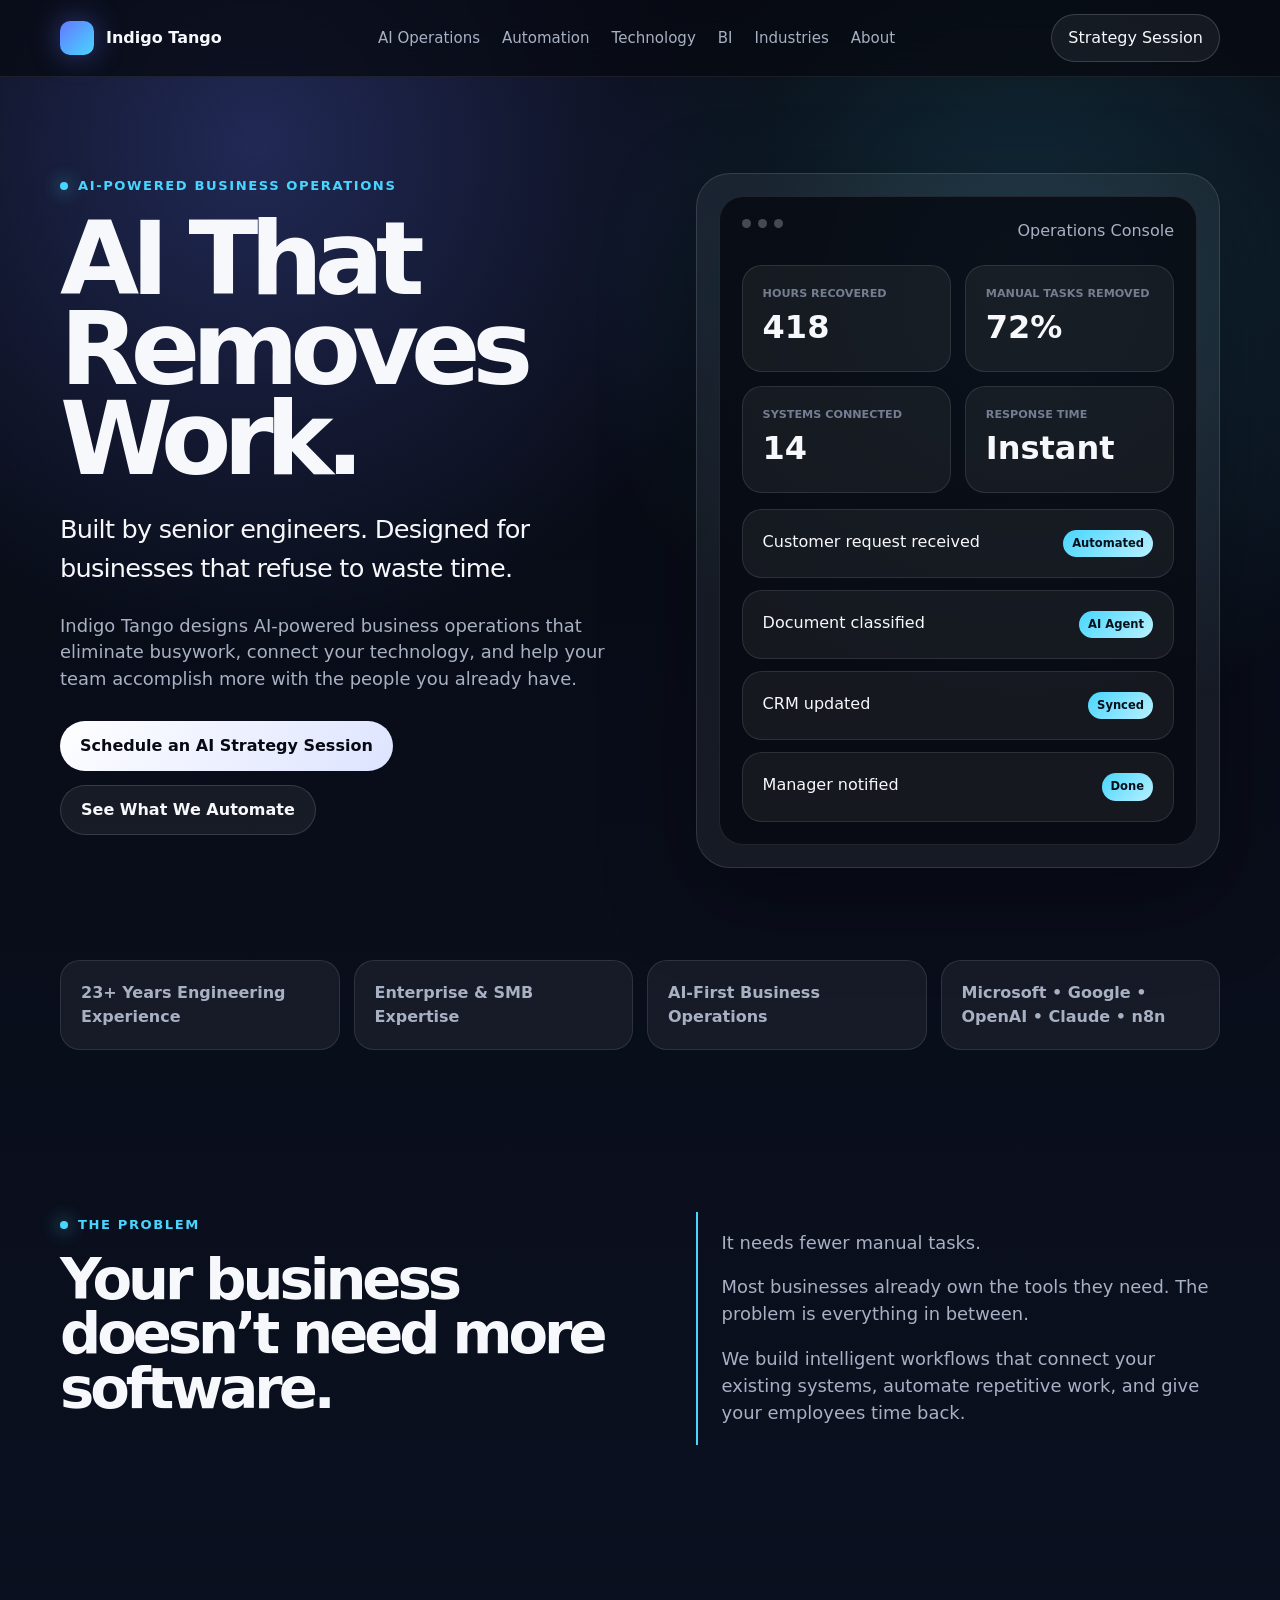
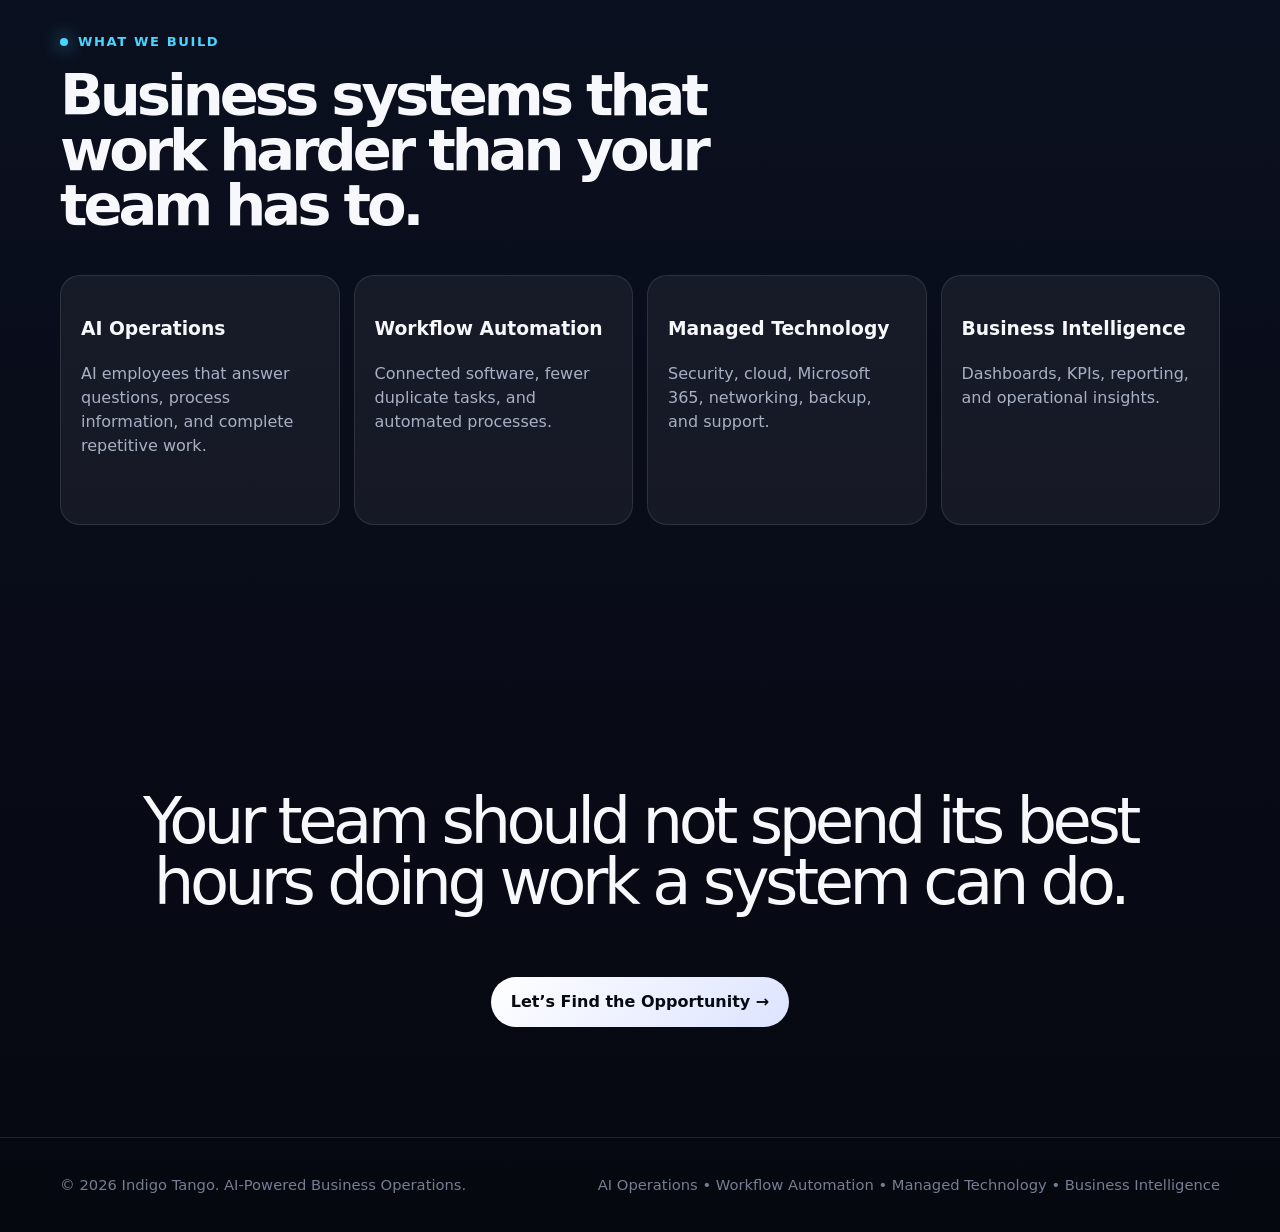
<file: index.html>
<!doctype html><html lang="en"><head><meta charset="UTF-8"><meta name="viewport" content="width=device-width,initial-scale=1"><title>Indigo Tango | AI That Removes Work</title><meta name="description" content="AI-powered business operations and automation."><link rel="stylesheet" href="styles.css"></head><body>
<nav class="nav"><div class="container nav-inner"><a class="brand" href="index.html"><span class="mark"></span><span>Indigo Tango</span></a><div class="nav-links"><a href="ai-operations.html">AI Operations</a><a href="workflow-automation.html">Automation</a><a href="managed-technology.html">Technology</a><a href="business-intelligence.html">BI</a><a href="industries.html">Industries</a><a href="about.html">About</a></div><a class="nav-cta" href="contact.html">Strategy Session</a></div></nav><main>
<section class="hero"><div class="container hero-grid"><div><div class="eyebrow">AI-Powered Business Operations</div><h1>AI That Removes Work.</h1><p class="hero-subtitle">Built by senior engineers. Designed for businesses that refuse to waste time.</p><p class="hero-copy">Indigo Tango designs AI-powered business operations that eliminate busywork, connect your technology, and help your team accomplish more with the people you already have.</p><div class="actions"><a class="btn btn-primary" href="contact.html">Schedule an AI Strategy Session</a><a class="btn btn-secondary" href="ai-operations.html">See What We Automate</a></div></div><div class="visual"><div class="dashboard"><div class="dashboard-top"><div class="dots"><span class="dot"></span><span class="dot"></span><span class="dot"></span></div><span>Operations Console</span></div><div class="metric-grid"><div class="metric"><small>Hours Recovered</small><strong>418</strong></div><div class="metric"><small>Manual Tasks Removed</small><strong>72%</strong></div><div class="metric"><small>Systems Connected</small><strong>14</strong></div><div class="metric"><small>Response Time</small><strong>Instant</strong></div></div><div class="flow"><div class="flow-card"><span>Customer request received</span><span class="pill">Automated</span></div><div class="flow-card"><span>Document classified</span><span class="pill">AI Agent</span></div><div class="flow-card"><span>CRM updated</span><span class="pill">Synced</span></div><div class="flow-card"><span>Manager notified</span><span class="pill">Done</span></div></div></div></div></div></section>
<section class="trust"><div class="container trust-grid"><div class="trust-item">23+ Years Engineering Experience</div><div class="trust-item">Enterprise & SMB Expertise</div><div class="trust-item">AI-First Business Operations</div><div class="trust-item">Microsoft • Google • OpenAI • Claude • n8n</div></div></section>
<section class="section"><div class="container split"><div><div class="eyebrow">The Problem</div><h2>Your business doesn’t need more software.</h2></div><div class="statement"><p>It needs fewer manual tasks.</p><p>Most businesses already own the tools they need. The problem is everything in between.</p><p>We build intelligent workflows that connect your existing systems, automate repetitive work, and give your employees time back.</p></div></div></section>
<section class="section"><div class="container"><div class="section-header"><div class="eyebrow">What We Build</div><h2>Business systems that work harder than your team has to.</h2></div><div class="card-grid"><a class="card" href="ai-operations.html"><h3>AI Operations</h3><p>AI employees that answer questions, process information, and complete repetitive work.</p></a><a class="card" href="workflow-automation.html"><h3>Workflow Automation</h3><p>Connected software, fewer duplicate tasks, and automated processes.</p></a><a class="card" href="managed-technology.html"><h3>Managed Technology</h3><p>Security, cloud, Microsoft 365, networking, backup, and support.</p></a><a class="card" href="business-intelligence.html"><h3>Business Intelligence</h3><p>Dashboards, KPIs, reporting, and operational insights.</p></a></div></div></section>
<section class="quote-section"><div class="container"><p class="quote">Your team should not spend its best hours doing work a system can do.</p><a class="btn btn-primary" href="contact.html">Let’s Find the Opportunity →</a></div></section>
</main><footer><div class="container footer-inner"><div>© 2026 Indigo Tango. AI-Powered Business Operations.</div><div>AI Operations • Workflow Automation • Managed Technology • Business Intelligence</div></div></footer></body></html>
</file>
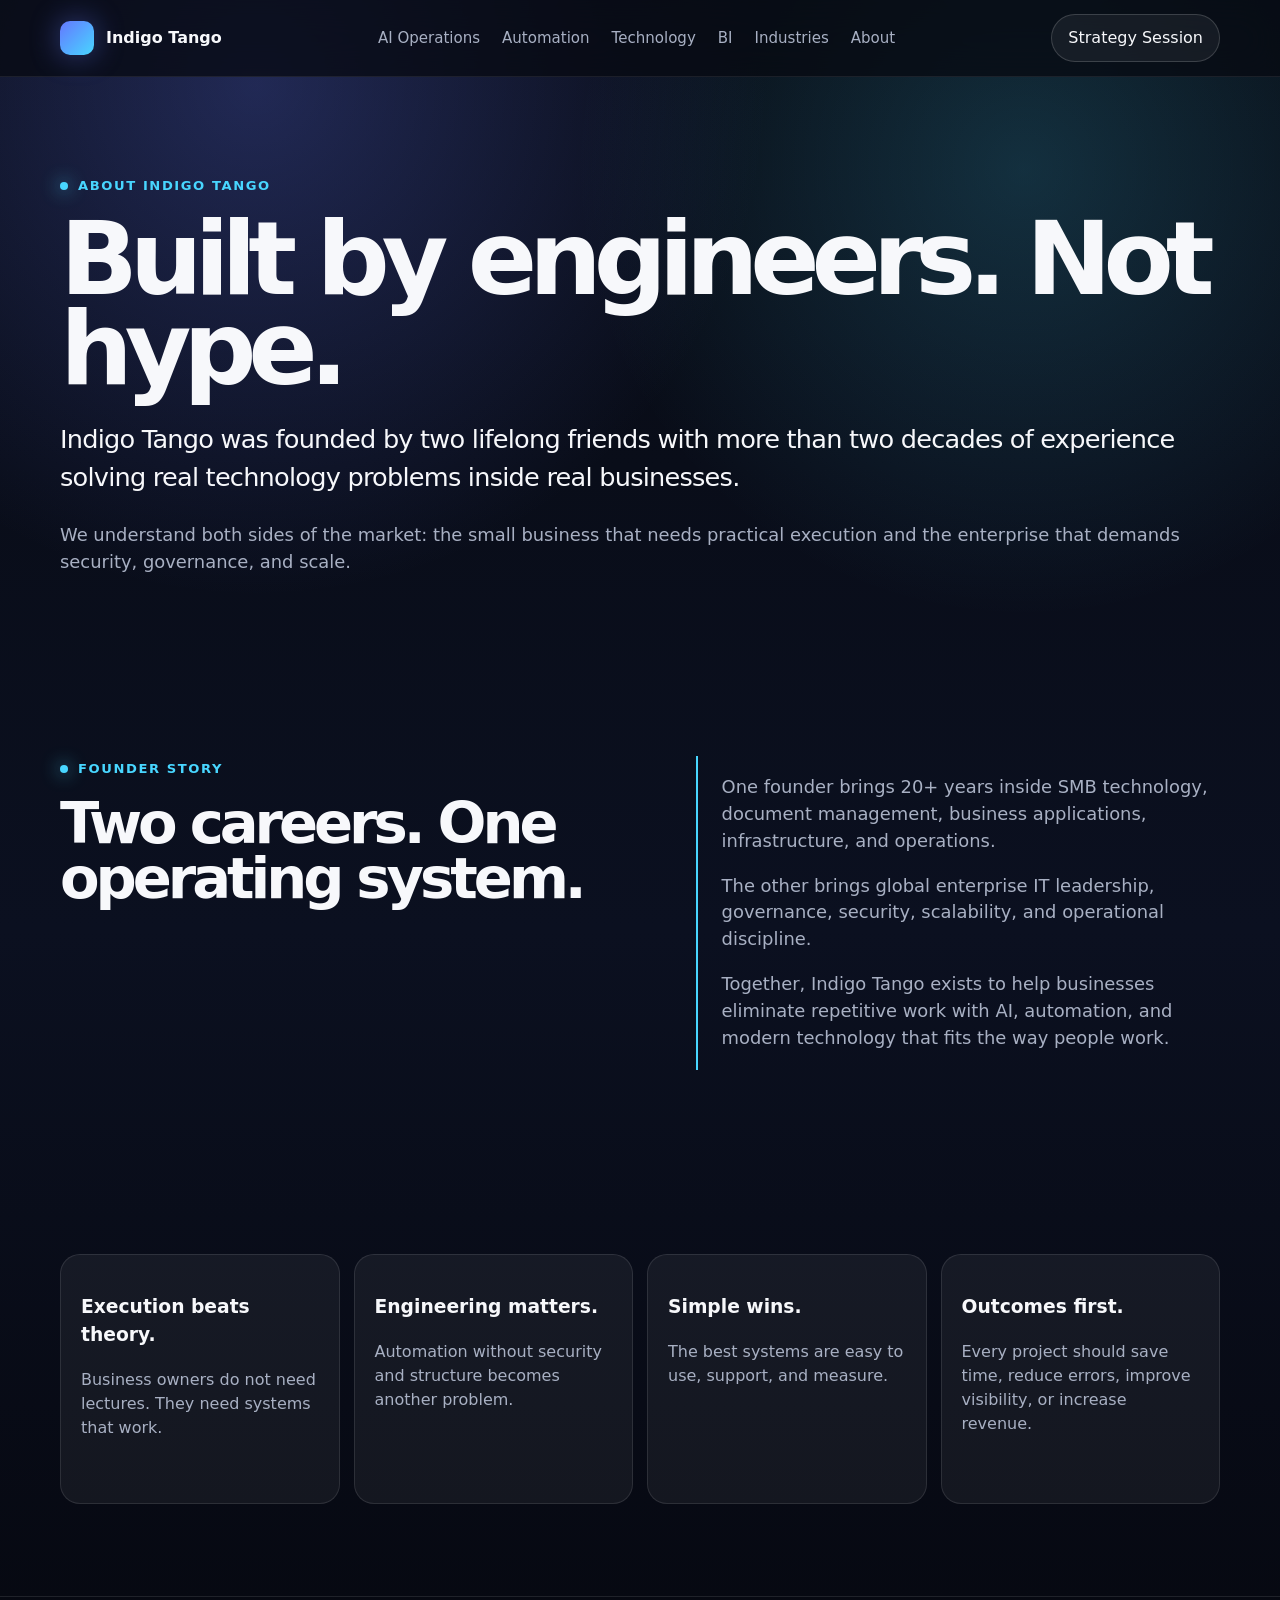
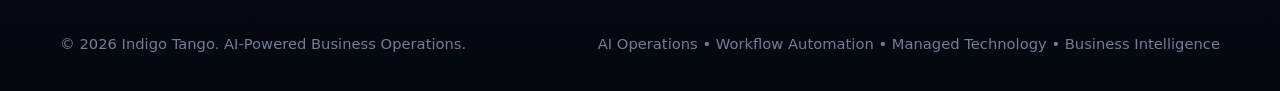
<file: about.html>
<!doctype html><html lang="en"><head><meta charset="UTF-8"><meta name="viewport" content="width=device-width,initial-scale=1"><title>About Indigo Tango | Built by Senior Engineers</title><meta name="description" content="About Indigo Tango."><link rel="stylesheet" href="styles.css"></head><body>
<nav class="nav"><div class="container nav-inner"><a class="brand" href="index.html"><span class="mark"></span><span>Indigo Tango</span></a><div class="nav-links"><a href="ai-operations.html">AI Operations</a><a href="workflow-automation.html">Automation</a><a href="managed-technology.html">Technology</a><a href="business-intelligence.html">BI</a><a href="industries.html">Industries</a><a href="about.html">About</a></div><a class="nav-cta" href="contact.html">Strategy Session</a></div></nav><main><section class="hero"><div class="container"><div class="eyebrow">About Indigo Tango</div><h1>Built by engineers. Not hype.</h1><p class="hero-subtitle">Indigo Tango was founded by two lifelong friends with more than two decades of experience solving real technology problems inside real businesses.</p><p class="hero-copy">We understand both sides of the market: the small business that needs practical execution and the enterprise that demands security, governance, and scale.</p></div></section><section class="section"><div class="container split"><div><div class="eyebrow">Founder Story</div><h2>Two careers. One operating system.</h2></div><div class="statement"><p>One founder brings 20+ years inside SMB technology, document management, business applications, infrastructure, and operations.</p><p>The other brings global enterprise IT leadership, governance, security, scalability, and operational discipline.</p><p>Together, Indigo Tango exists to help businesses eliminate repetitive work with AI, automation, and modern technology that fits the way people work.</p></div></div></section><section class="section"><div class="container"><div class="card-grid"><div class="card"><h3>Execution beats theory.</h3><p>Business owners do not need lectures. They need systems that work.</p></div><div class="card"><h3>Engineering matters.</h3><p>Automation without security and structure becomes another problem.</p></div><div class="card"><h3>Simple wins.</h3><p>The best systems are easy to use, support, and measure.</p></div><div class="card"><h3>Outcomes first.</h3><p>Every project should save time, reduce errors, improve visibility, or increase revenue.</p></div></div></div></section></main><footer><div class="container footer-inner"><div>© 2026 Indigo Tango. AI-Powered Business Operations.</div><div>AI Operations • Workflow Automation • Managed Technology • Business Intelligence</div></div></footer></body></html>
</file>
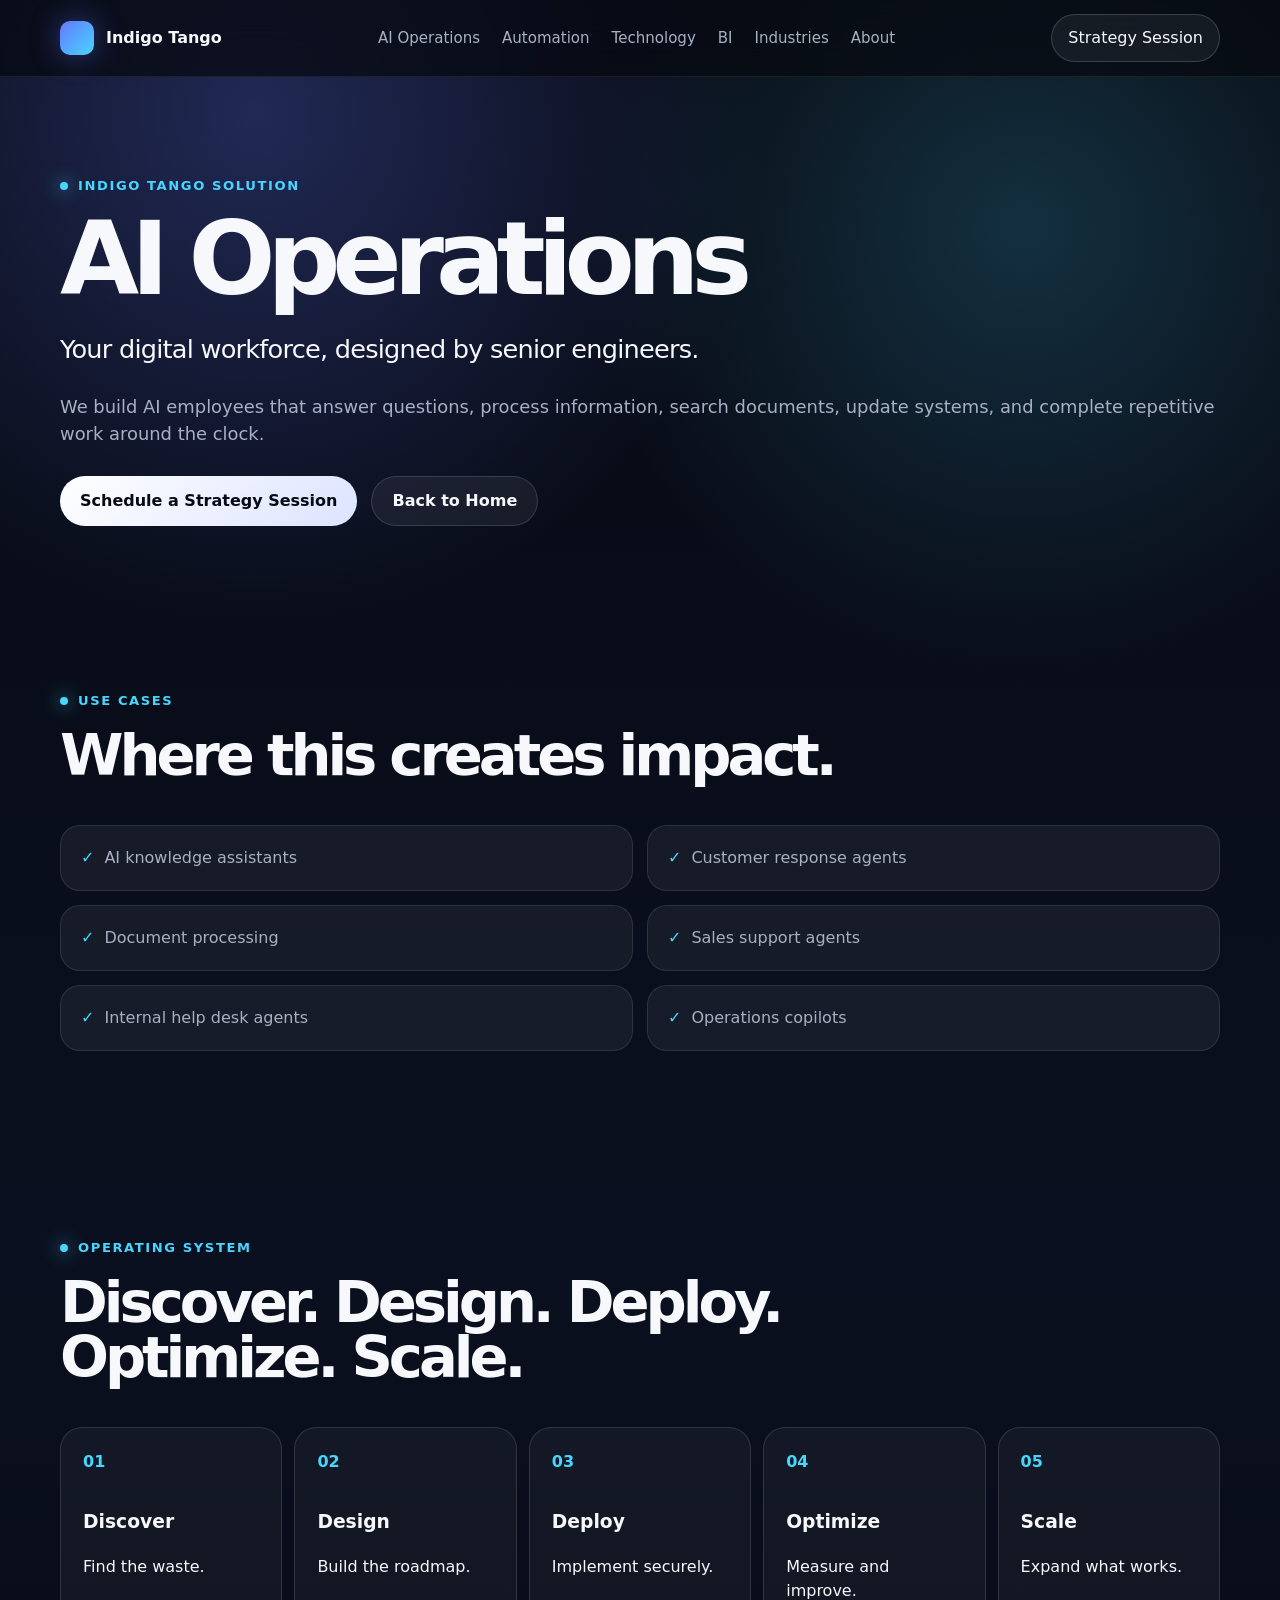
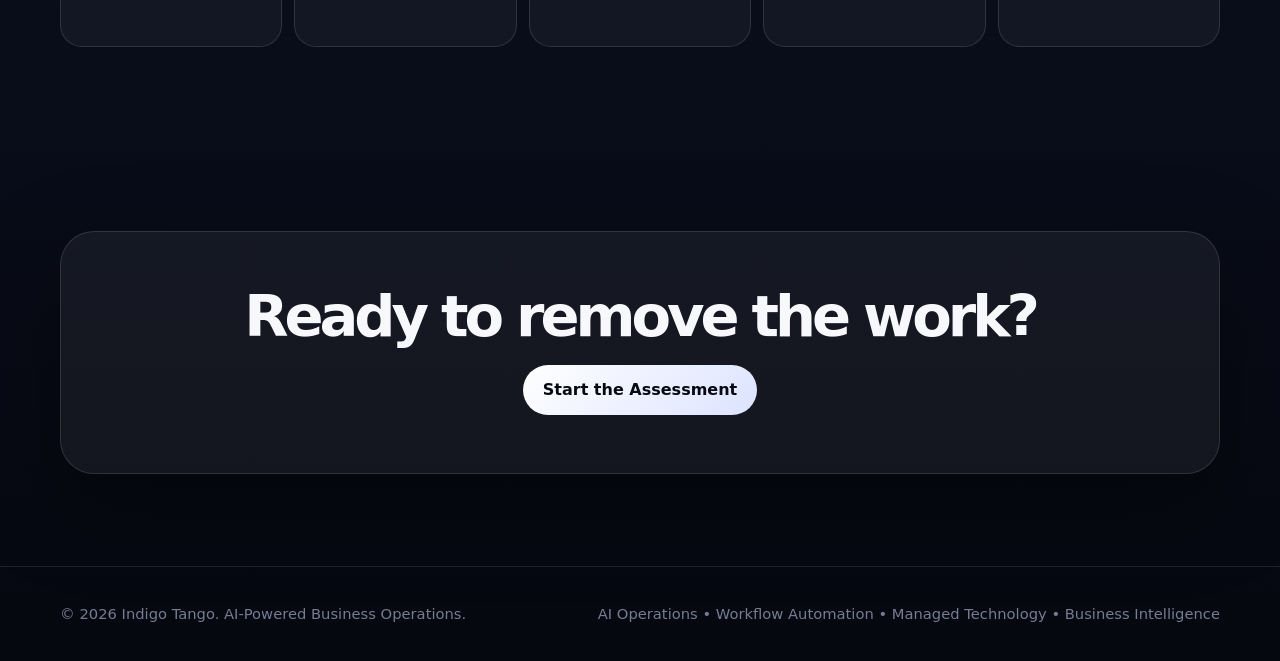
<file: ai-operations.html>
<!doctype html><html lang="en"><head><meta charset="UTF-8"><meta name="viewport" content="width=device-width,initial-scale=1"><title>AI Operations | Indigo Tango</title><meta name="description" content="We build AI employees that answer questions, process information, search documents, update systems, and complete repetitive work around the clock."><link rel="stylesheet" href="styles.css"></head><body>
<nav class="nav"><div class="container nav-inner"><a class="brand" href="index.html"><span class="mark"></span><span>Indigo Tango</span></a><div class="nav-links"><a href="ai-operations.html">AI Operations</a><a href="workflow-automation.html">Automation</a><a href="managed-technology.html">Technology</a><a href="business-intelligence.html">BI</a><a href="industries.html">Industries</a><a href="about.html">About</a></div><a class="nav-cta" href="contact.html">Strategy Session</a></div></nav><main><section class="hero"><div class="container"><div class="eyebrow">Indigo Tango Solution</div><h1>AI Operations</h1><p class="hero-subtitle">Your digital workforce, designed by senior engineers.</p><p class="hero-copy">We build AI employees that answer questions, process information, search documents, update systems, and complete repetitive work around the clock.</p><div class="actions"><a class="btn btn-primary" href="contact.html">Schedule a Strategy Session</a><a class="btn btn-secondary" href="index.html">Back to Home</a></div></div></section><section class="section"><div class="container"><div class="section-header"><div class="eyebrow">Use Cases</div><h2>Where this creates impact.</h2></div><div class="list-grid"><div class="problem">AI knowledge assistants</div><div class="problem">Customer response agents</div><div class="problem">Document processing</div><div class="problem">Sales support agents</div><div class="problem">Internal help desk agents</div><div class="problem">Operations copilots</div></div></div></section><section class="section"><div class="container"><div class="section-header"><div class="eyebrow">Operating System</div><h2>Discover. Design. Deploy. Optimize. Scale.</h2></div><div class="itos"><div class="itos-step"><h3>Discover</h3><p>Find the waste.</p></div><div class="itos-step"><h3>Design</h3><p>Build the roadmap.</p></div><div class="itos-step"><h3>Deploy</h3><p>Implement securely.</p></div><div class="itos-step"><h3>Optimize</h3><p>Measure and improve.</p></div><div class="itos-step"><h3>Scale</h3><p>Expand what works.</p></div></div></div></section><section class="section"><div class="container"><div class="cta"><h2>Ready to remove the work?</h2><a class="btn btn-primary" href="contact.html">Start the Assessment</a></div></div></section></main><footer><div class="container footer-inner"><div>© 2026 Indigo Tango. AI-Powered Business Operations.</div><div>AI Operations • Workflow Automation • Managed Technology • Business Intelligence</div></div></footer></body></html>
</file>
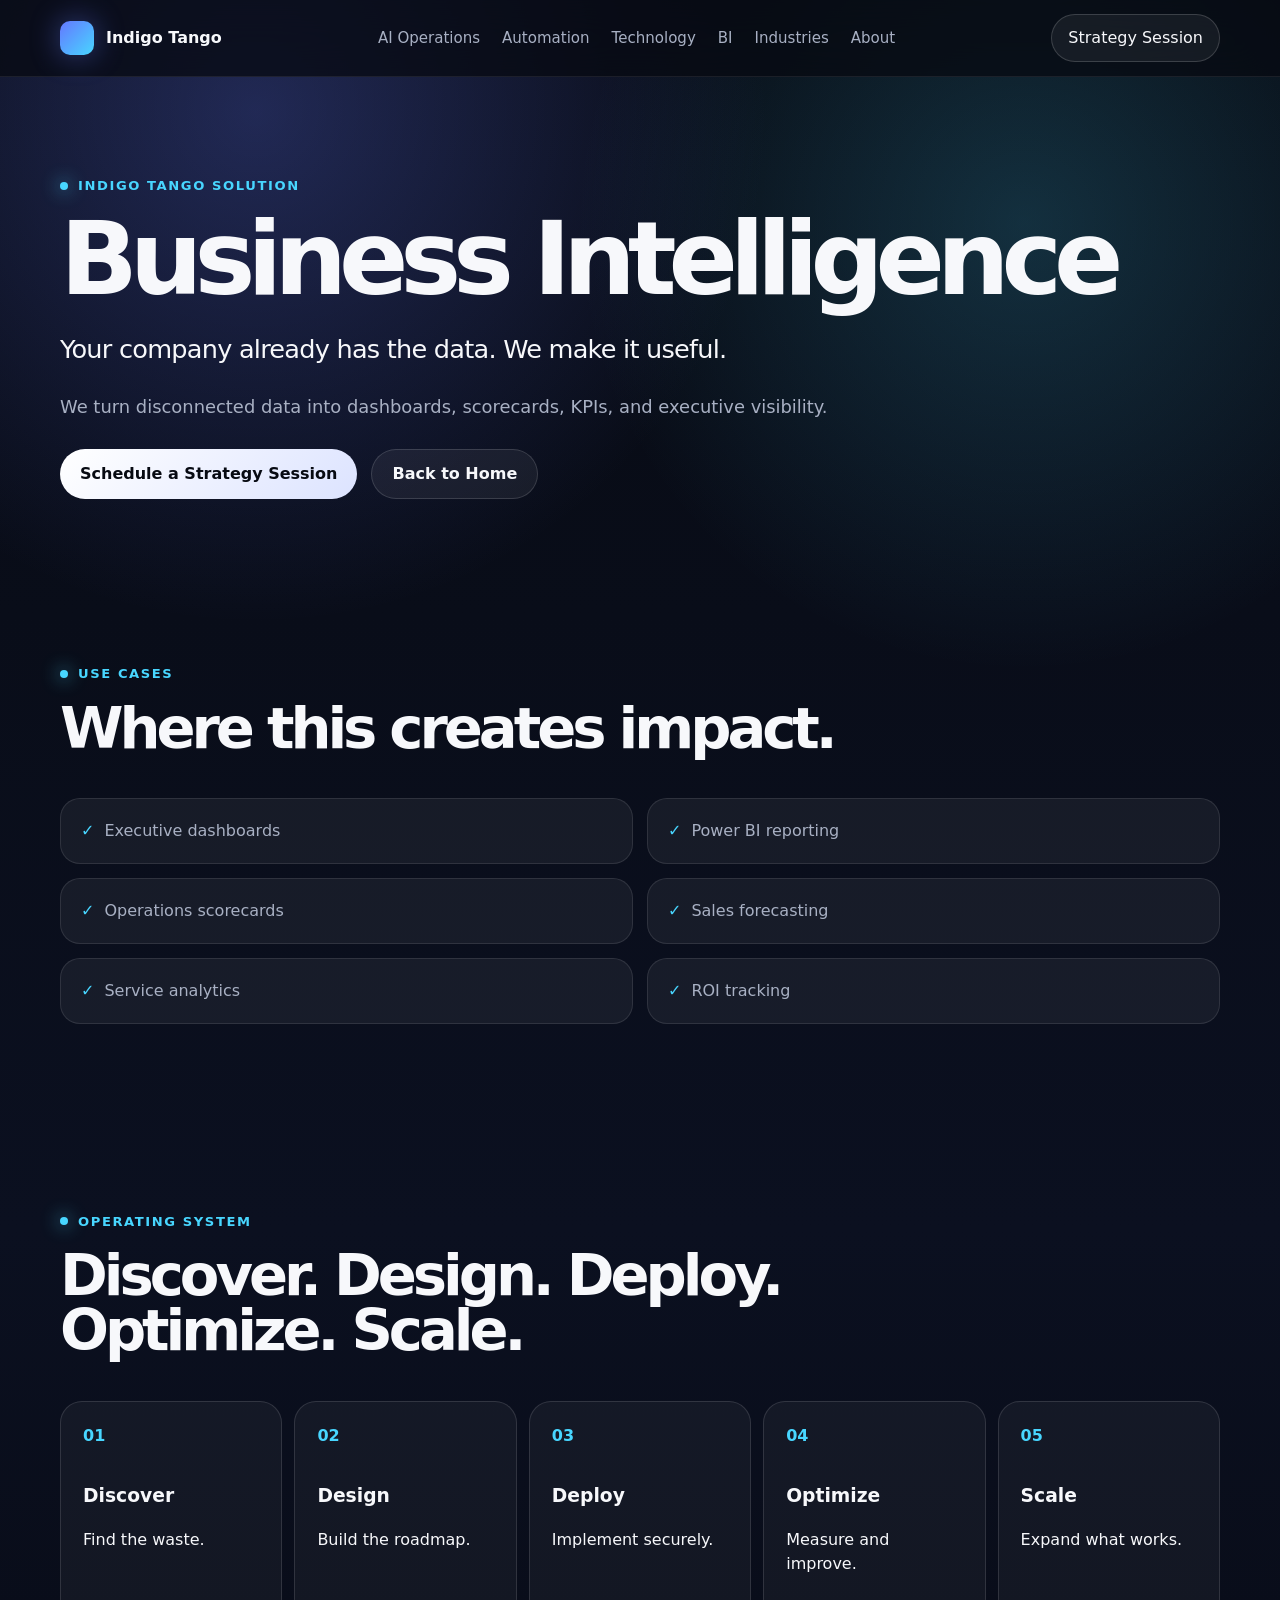
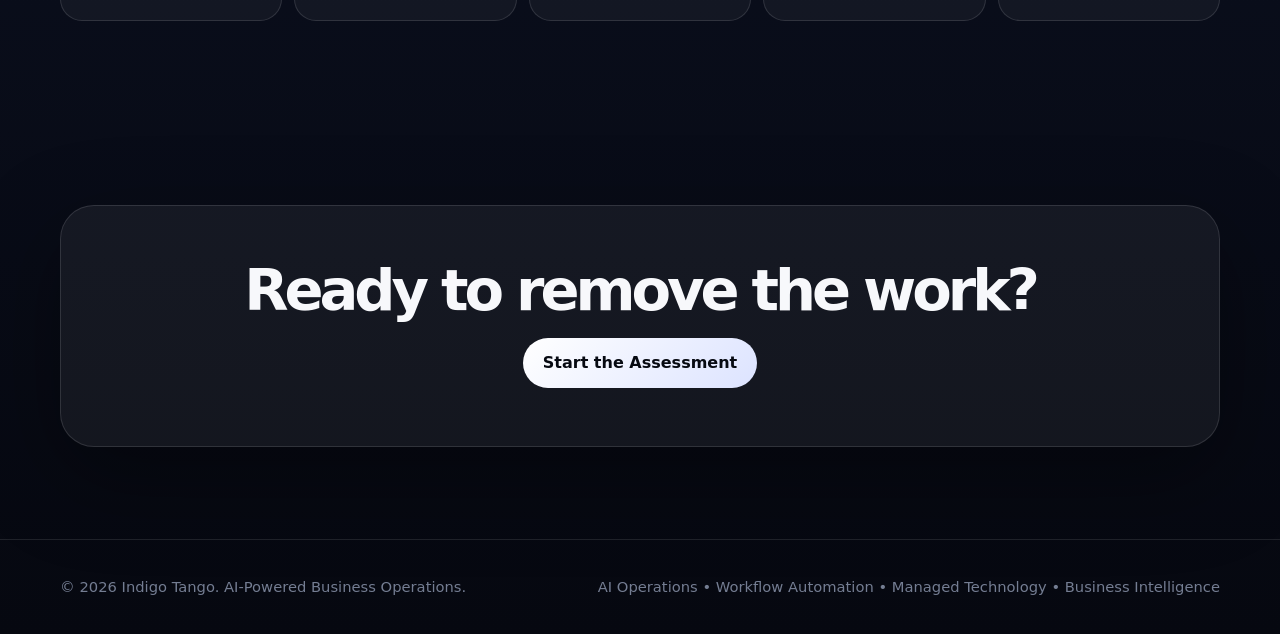
<file: business-intelligence.html>
<!doctype html><html lang="en"><head><meta charset="UTF-8"><meta name="viewport" content="width=device-width,initial-scale=1"><title>Business Intelligence | Indigo Tango</title><meta name="description" content="We turn disconnected data into dashboards, scorecards, KPIs, and executive visibility."><link rel="stylesheet" href="styles.css"></head><body>
<nav class="nav"><div class="container nav-inner"><a class="brand" href="index.html"><span class="mark"></span><span>Indigo Tango</span></a><div class="nav-links"><a href="ai-operations.html">AI Operations</a><a href="workflow-automation.html">Automation</a><a href="managed-technology.html">Technology</a><a href="business-intelligence.html">BI</a><a href="industries.html">Industries</a><a href="about.html">About</a></div><a class="nav-cta" href="contact.html">Strategy Session</a></div></nav><main><section class="hero"><div class="container"><div class="eyebrow">Indigo Tango Solution</div><h1>Business Intelligence</h1><p class="hero-subtitle">Your company already has the data. We make it useful.</p><p class="hero-copy">We turn disconnected data into dashboards, scorecards, KPIs, and executive visibility.</p><div class="actions"><a class="btn btn-primary" href="contact.html">Schedule a Strategy Session</a><a class="btn btn-secondary" href="index.html">Back to Home</a></div></div></section><section class="section"><div class="container"><div class="section-header"><div class="eyebrow">Use Cases</div><h2>Where this creates impact.</h2></div><div class="list-grid"><div class="problem">Executive dashboards</div><div class="problem">Power BI reporting</div><div class="problem">Operations scorecards</div><div class="problem">Sales forecasting</div><div class="problem">Service analytics</div><div class="problem">ROI tracking</div></div></div></section><section class="section"><div class="container"><div class="section-header"><div class="eyebrow">Operating System</div><h2>Discover. Design. Deploy. Optimize. Scale.</h2></div><div class="itos"><div class="itos-step"><h3>Discover</h3><p>Find the waste.</p></div><div class="itos-step"><h3>Design</h3><p>Build the roadmap.</p></div><div class="itos-step"><h3>Deploy</h3><p>Implement securely.</p></div><div class="itos-step"><h3>Optimize</h3><p>Measure and improve.</p></div><div class="itos-step"><h3>Scale</h3><p>Expand what works.</p></div></div></div></section><section class="section"><div class="container"><div class="cta"><h2>Ready to remove the work?</h2><a class="btn btn-primary" href="contact.html">Start the Assessment</a></div></div></section></main><footer><div class="container footer-inner"><div>© 2026 Indigo Tango. AI-Powered Business Operations.</div><div>AI Operations • Workflow Automation • Managed Technology • Business Intelligence</div></div></footer></body></html>
</file>
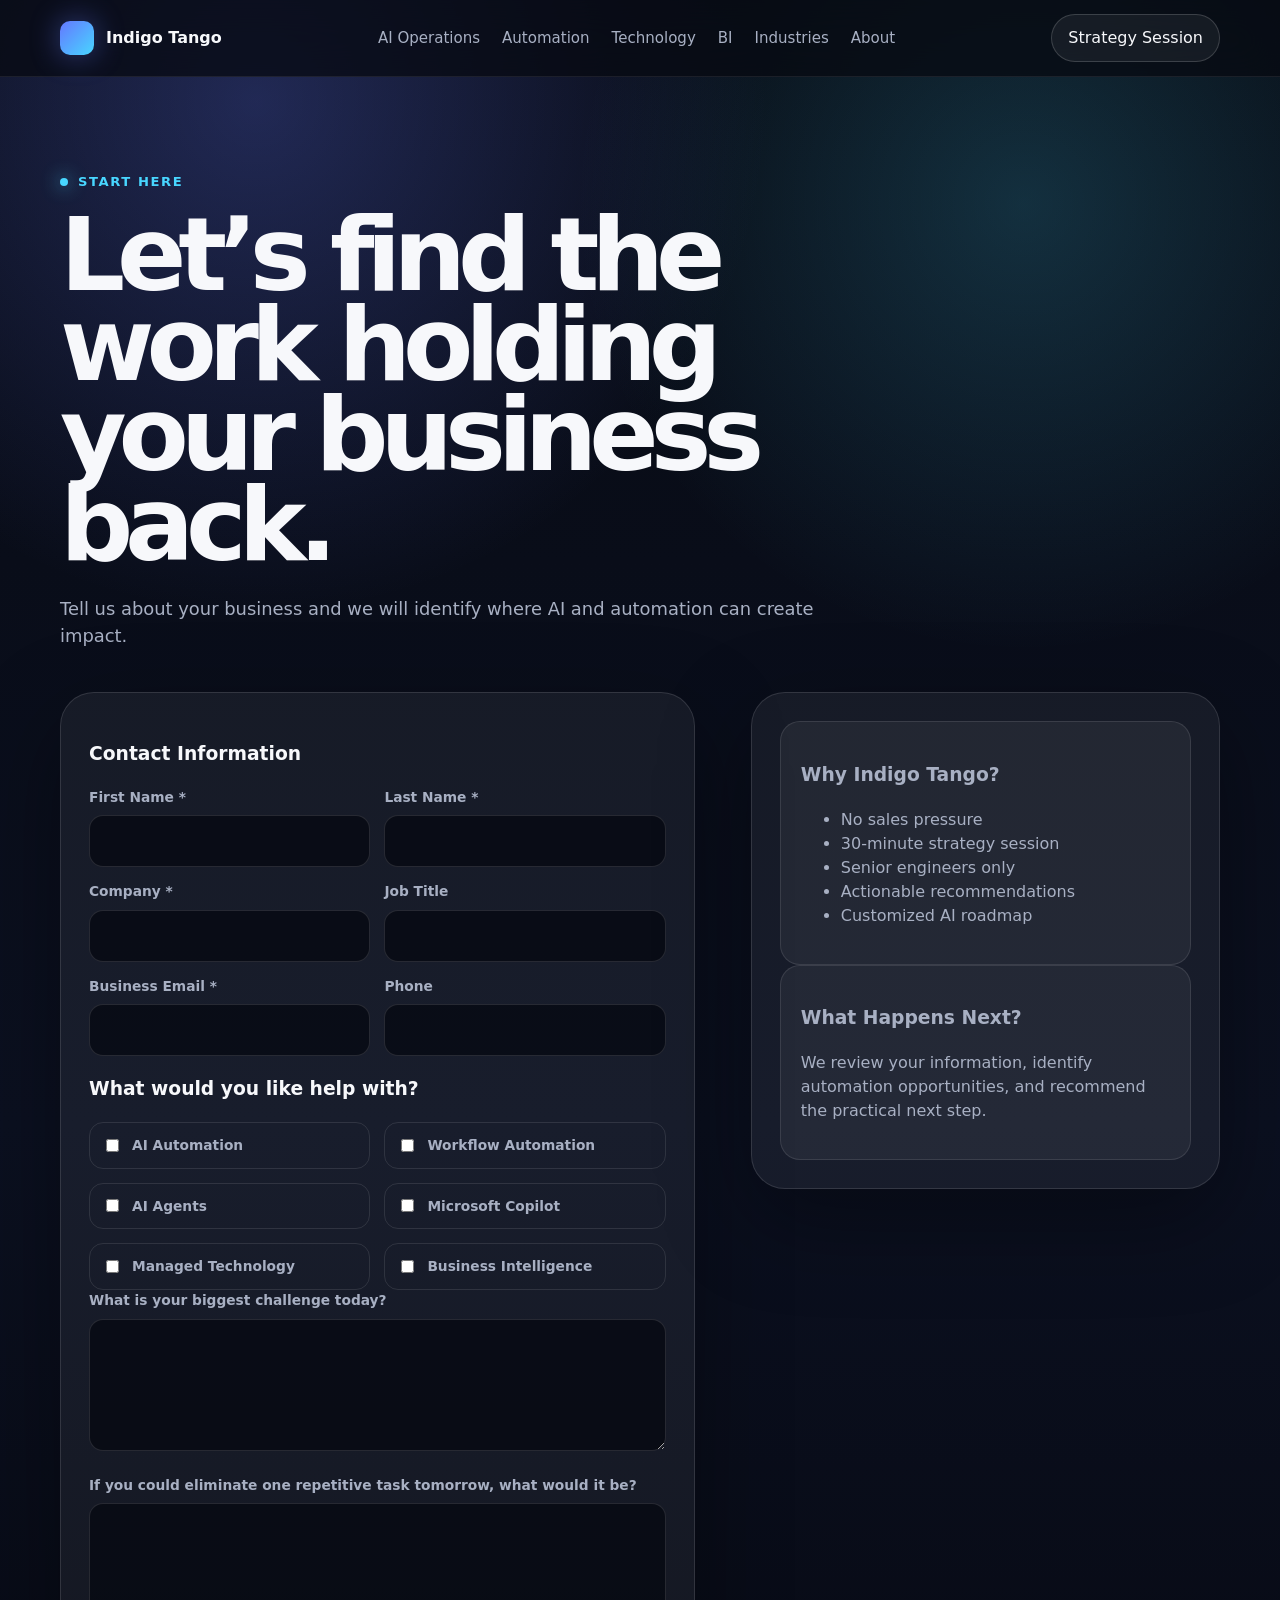
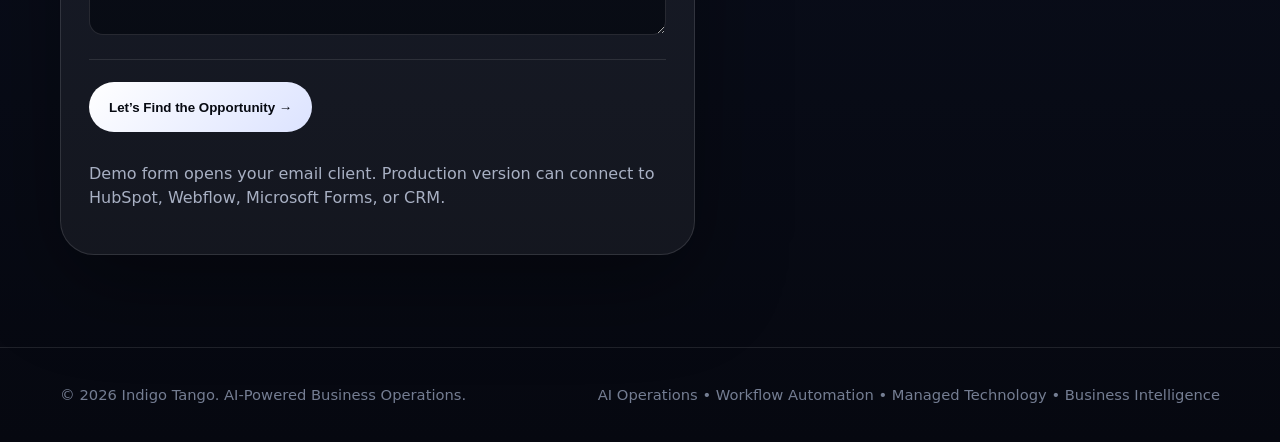
<file: contact.html>
<!doctype html><html lang="en"><head><meta charset="UTF-8"><meta name="viewport" content="width=device-width,initial-scale=1"><title>Contact Indigo Tango | AI Opportunity Assessment</title><meta name="description" content="Schedule an AI strategy session."><link rel="stylesheet" href="styles.css"></head><body>
<nav class="nav"><div class="container nav-inner"><a class="brand" href="index.html"><span class="mark"></span><span>Indigo Tango</span></a><div class="nav-links"><a href="ai-operations.html">AI Operations</a><a href="workflow-automation.html">Automation</a><a href="managed-technology.html">Technology</a><a href="business-intelligence.html">BI</a><a href="industries.html">Industries</a><a href="about.html">About</a></div><a class="nav-cta" href="contact.html">Strategy Session</a></div></nav><main><section class="section"><div class="container"><div class="section-header"><div class="eyebrow">Start Here</div><h1>Let’s find the work holding your business back.</h1><p>Tell us about your business and we will identify where AI and automation can create impact.</p></div><div class="contact-layout"><form class="contact-form" action="mailto:hello@indigotango.us" method="post" enctype="text/plain"><h3>Contact Information</h3><div class="form-grid"><div class="field"><label>First Name *</label><input name="First Name" required></div><div class="field"><label>Last Name *</label><input name="Last Name" required></div><div class="field"><label>Company *</label><input name="Company" required></div><div class="field"><label>Job Title</label><input name="Job Title"></div><div class="field"><label>Business Email *</label><input type="email" name="Business Email" required></div><div class="field"><label>Phone</label><input name="Phone"></div></div><h3>What would you like help with?</h3><div class="check-grid"><label class="check"><input type="checkbox" name="Help" value="AI Automation">AI Automation</label><label class="check"><input type="checkbox" name="Help" value="Workflow Automation">Workflow Automation</label><label class="check"><input type="checkbox" name="Help" value="AI Agents">AI Agents</label><label class="check"><input type="checkbox" name="Help" value="Microsoft Copilot">Microsoft Copilot</label><label class="check"><input type="checkbox" name="Help" value="Managed Technology">Managed Technology</label><label class="check"><input type="checkbox" name="Help" value="Business Intelligence">Business Intelligence</label></div><div class="field full"><label>What is your biggest challenge today?</label><textarea name="Biggest Challenge"></textarea></div><br><div class="field full"><label>If you could eliminate one repetitive task tomorrow, what would it be?</label><textarea name="Task To Eliminate"></textarea></div><br><div class="submit-row"><button class="btn btn-primary" type="submit">Let’s Find the Opportunity →</button><p class="form-note">Demo form opens your email client. Production version can connect to HubSpot, Webflow, Microsoft Forms, or CRM.</p></div></form><aside class="contact-side"><div class="side-card"><h3>Why Indigo Tango?</h3><ul><li>No sales pressure</li><li>30-minute strategy session</li><li>Senior engineers only</li><li>Actionable recommendations</li><li>Customized AI roadmap</li></ul></div><div class="side-card"><h3>What Happens Next?</h3><p>We review your information, identify automation opportunities, and recommend the practical next step.</p></div></aside></div></div></section></main><footer><div class="container footer-inner"><div>© 2026 Indigo Tango. AI-Powered Business Operations.</div><div>AI Operations • Workflow Automation • Managed Technology • Business Intelligence</div></div></footer></body></html>
</file>
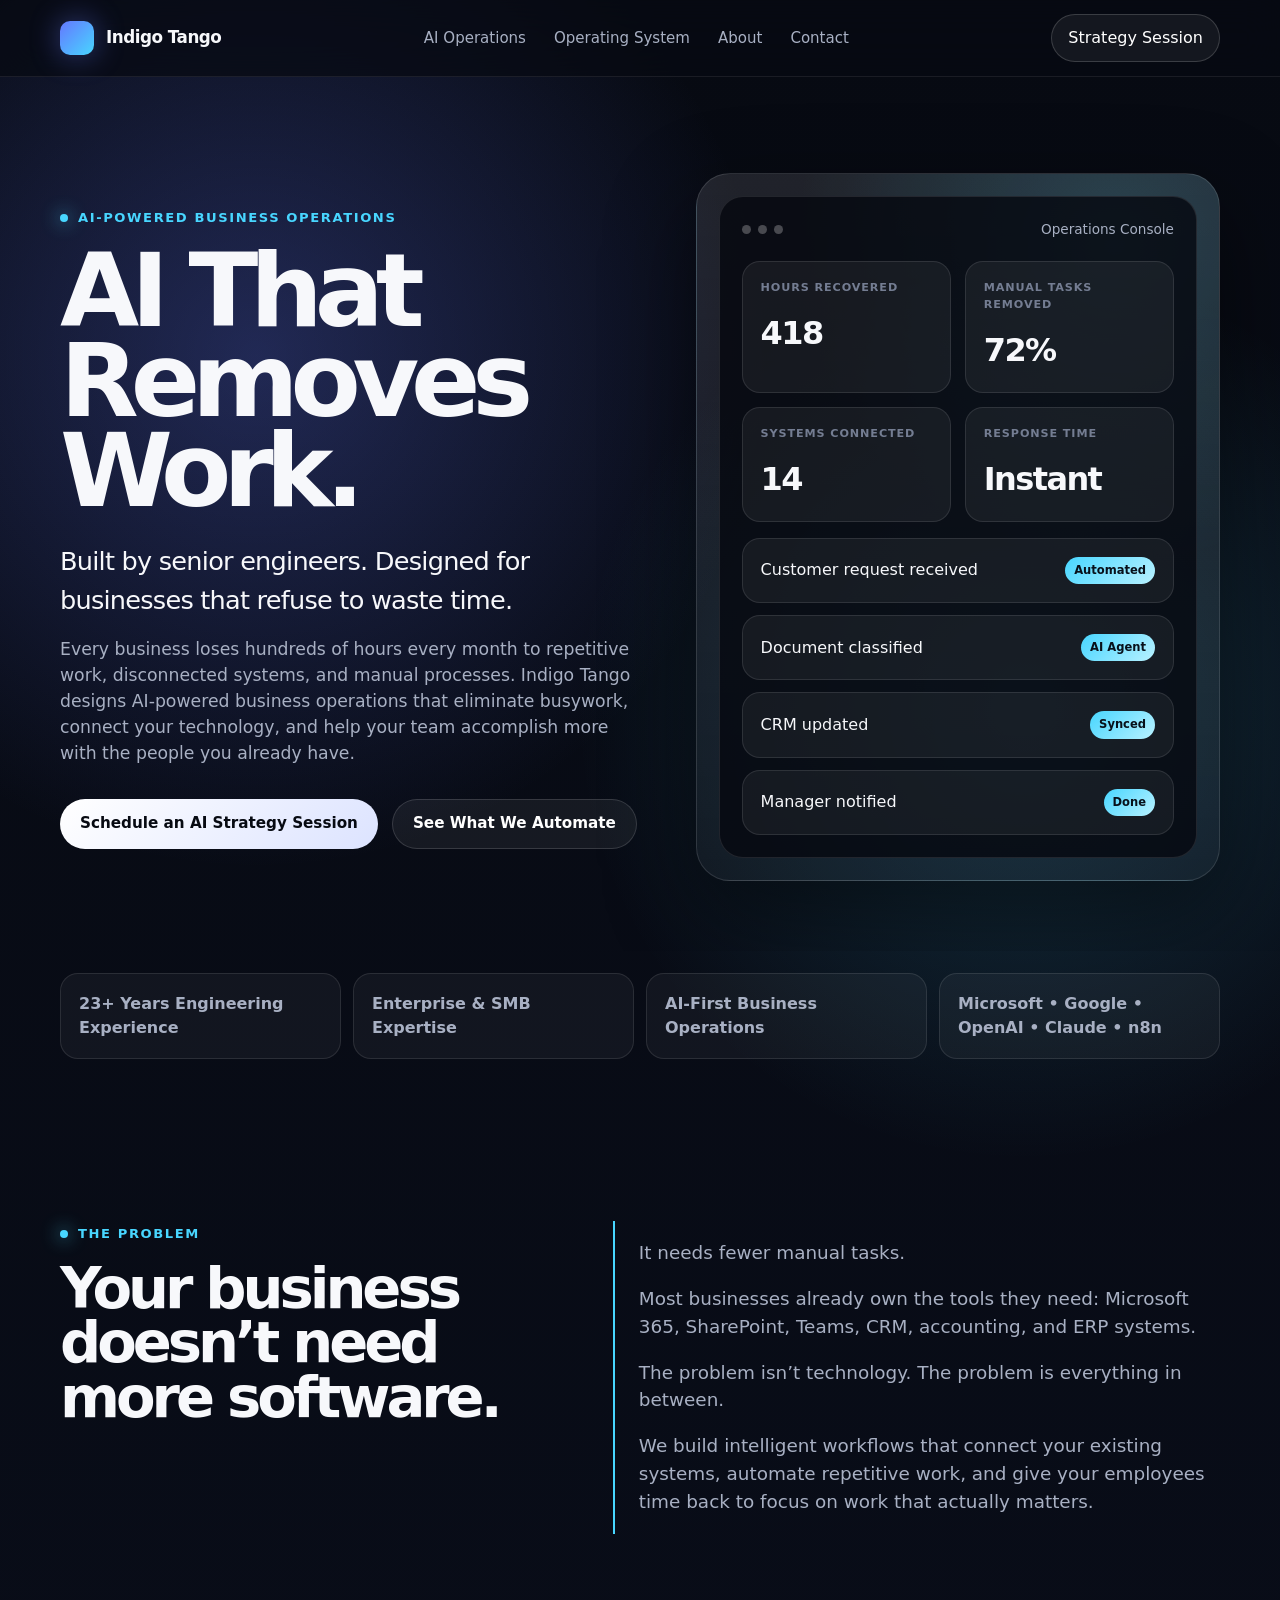
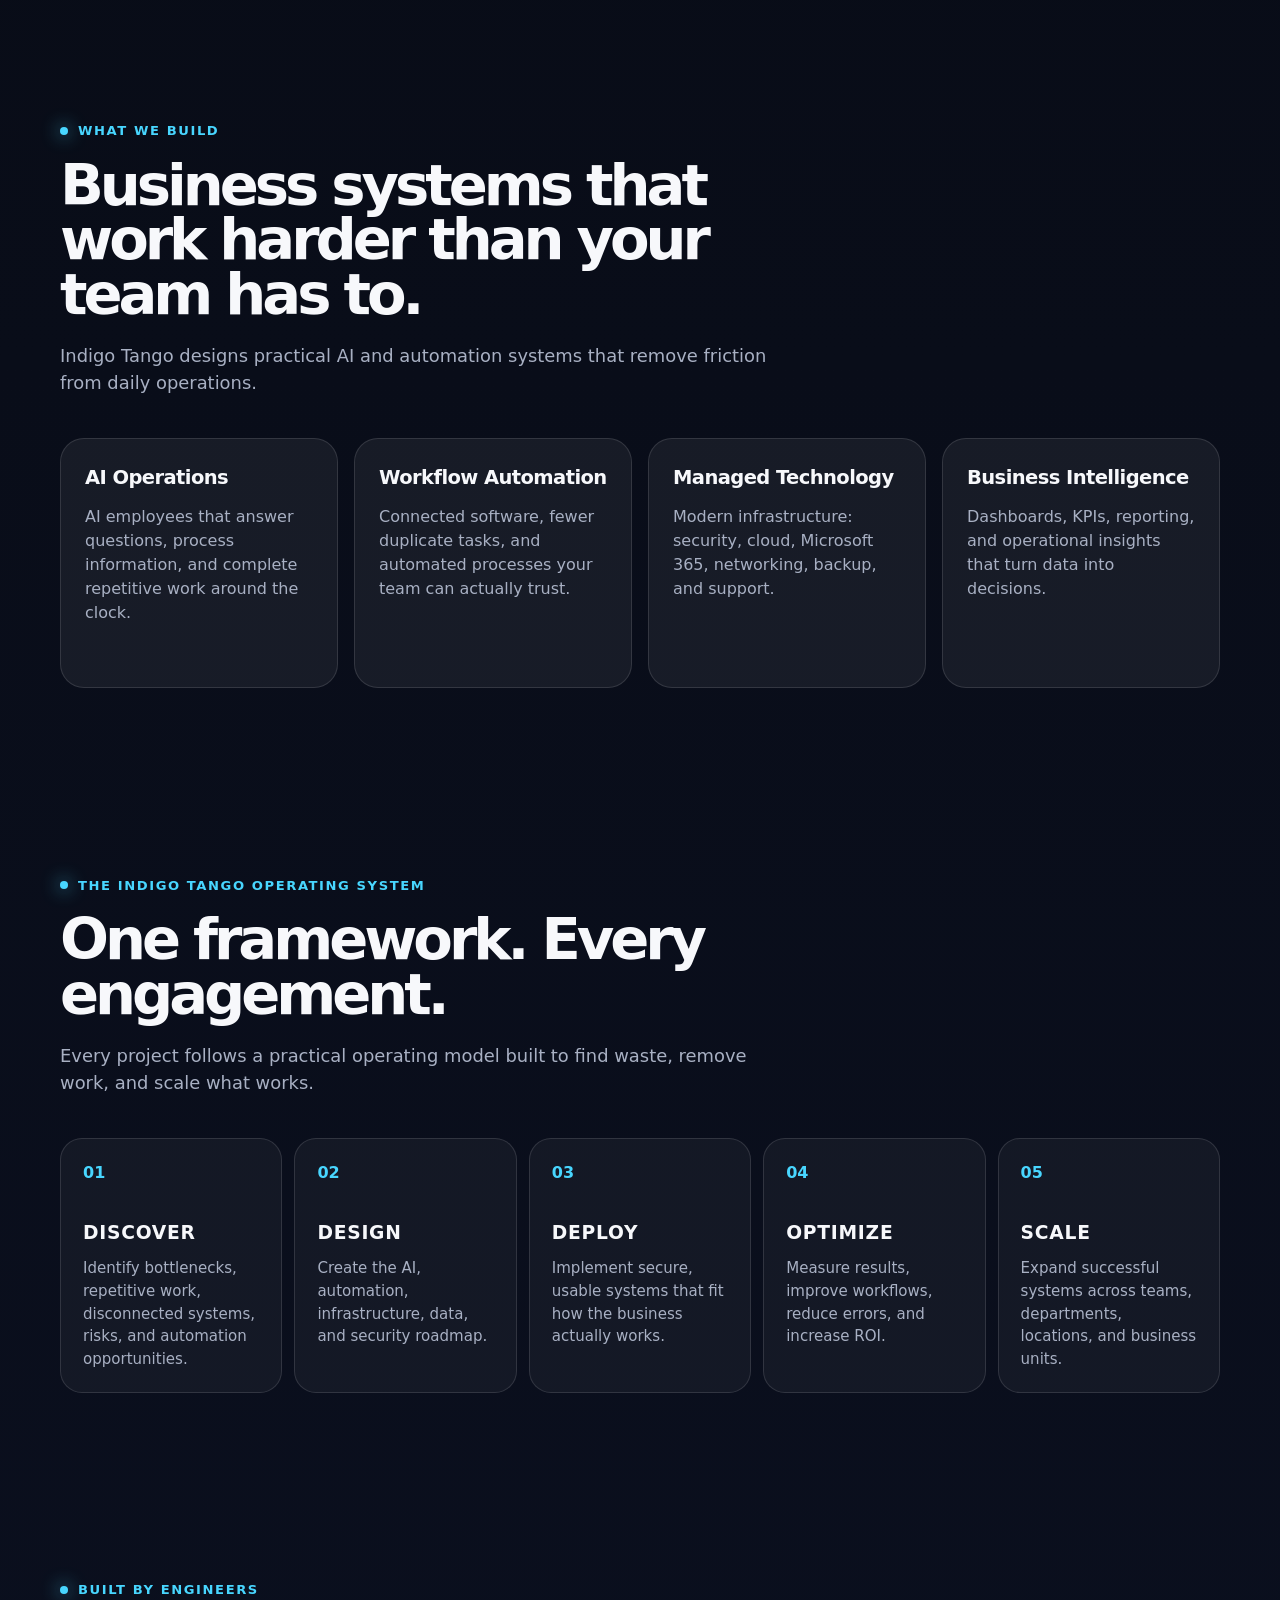
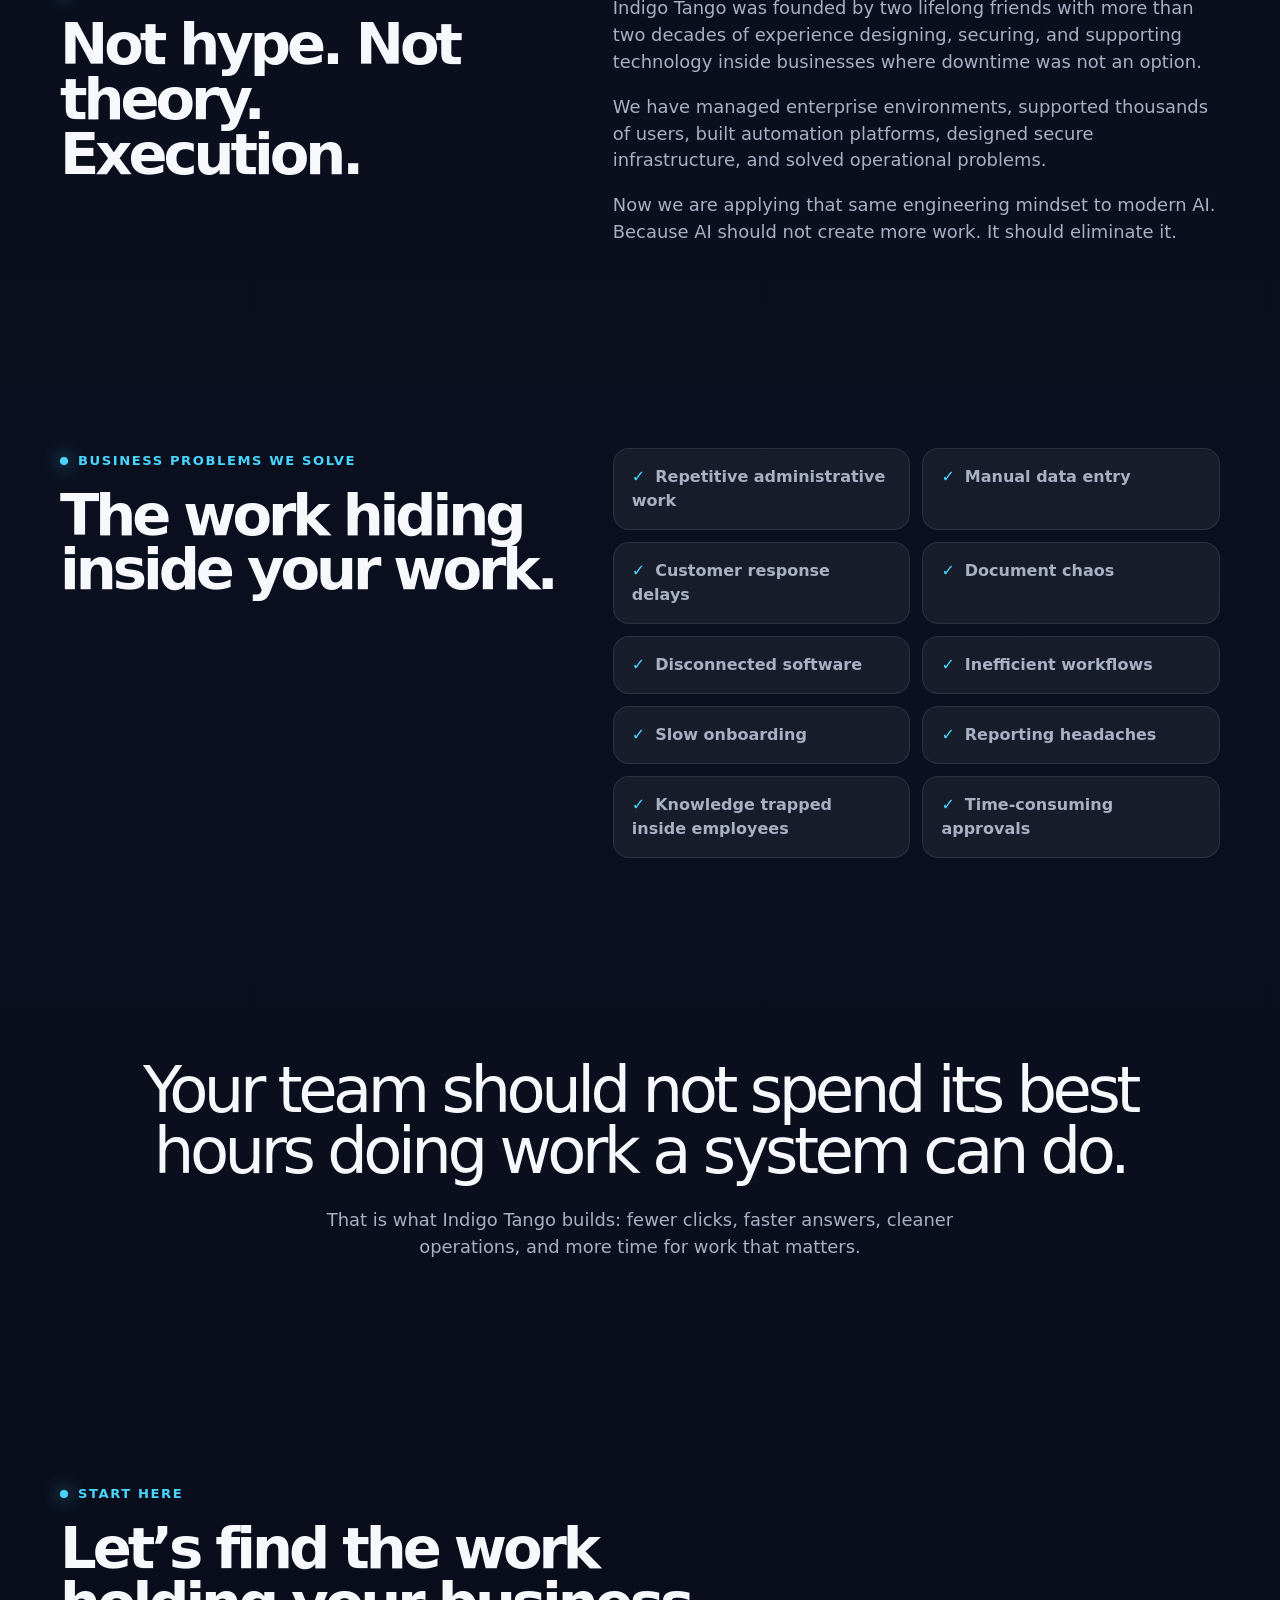
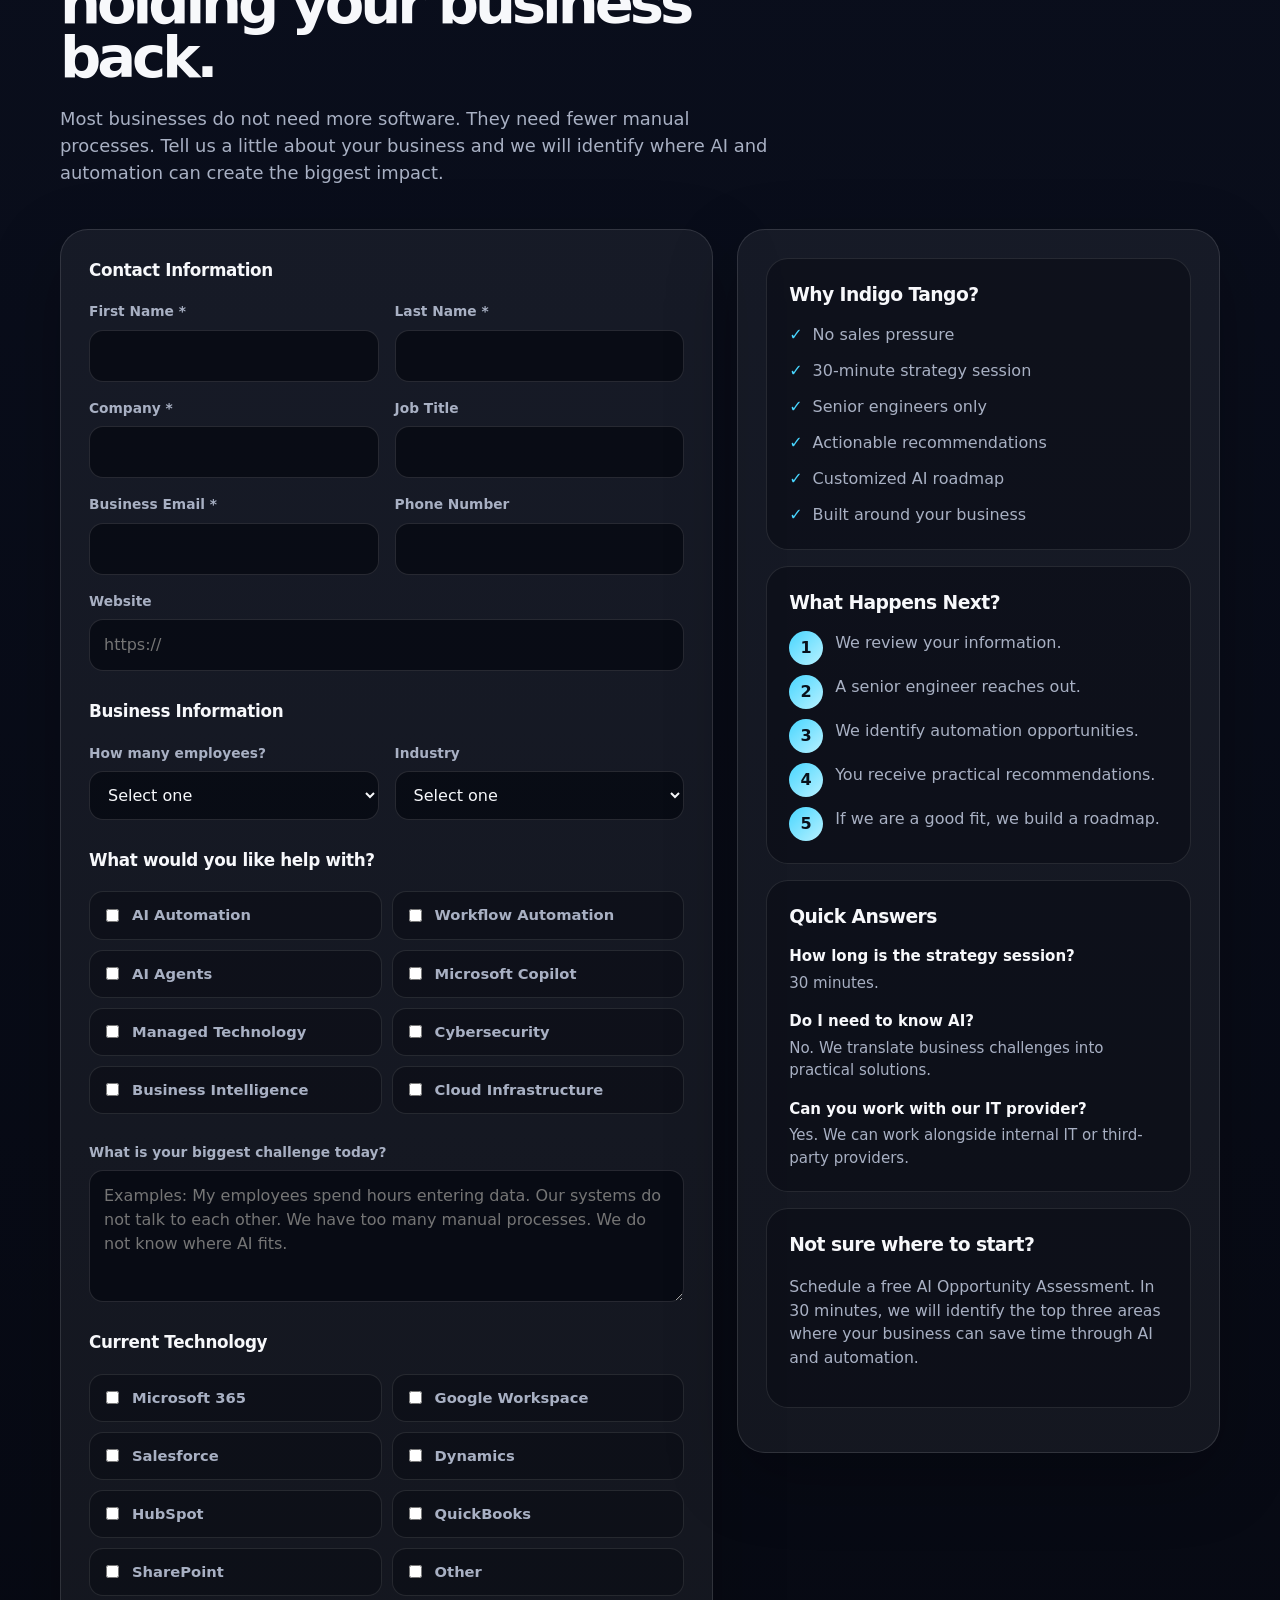
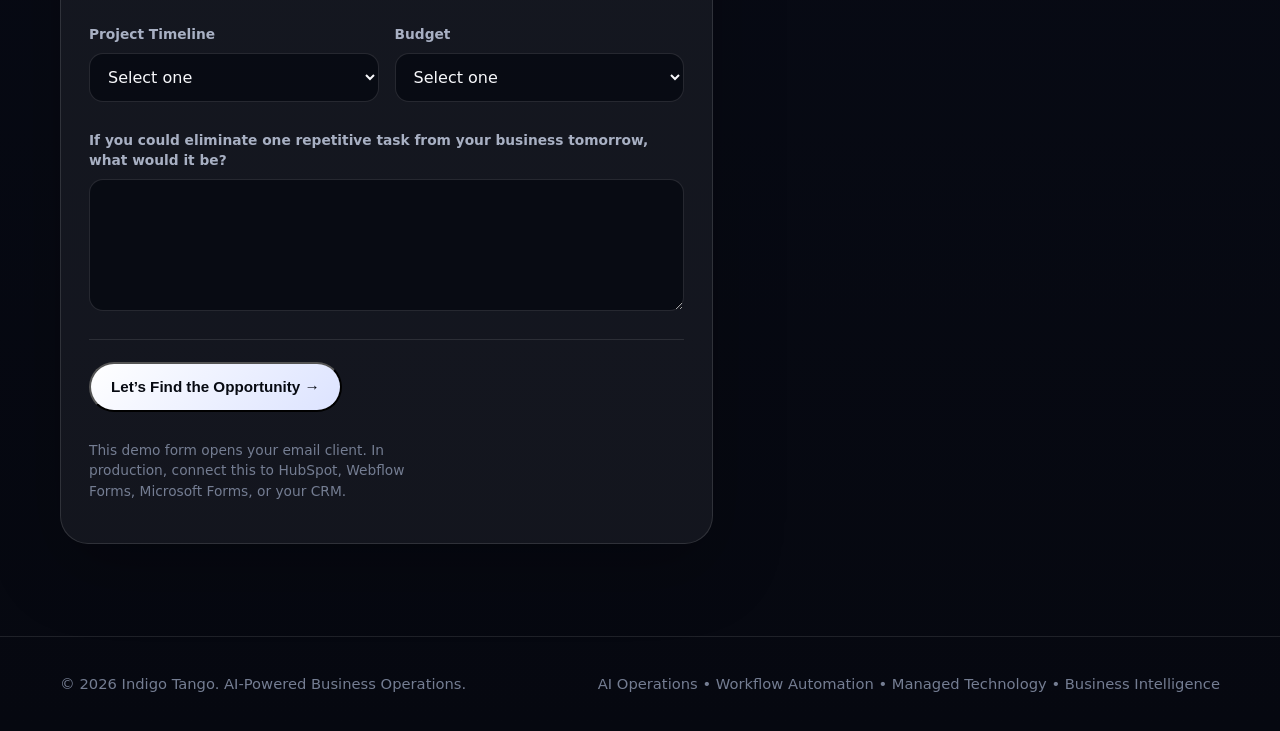
<file: indigo-tango-homepage-sample(1).html>
<!DOCTYPE html>
<html lang="en">
<head>
  <meta charset="UTF-8" />
  <meta name="viewport" content="width=device-width, initial-scale=1.0" />
  <title>Indigo Tango | AI That Removes Work</title>
  <meta name="description" content="Indigo Tango builds AI-powered business operations, workflow automation, managed technology, and business intelligence for companies that refuse to waste time." />
  <style>
    :root {
      --bg: #070A12;
      --bg-2: #0D1220;
      --card: rgba(255,255,255,0.06);
      --card-border: rgba(255,255,255,0.12);
      --text: #F7F8FB;
      --muted: #A8B0C3;
      --muted-2: #747D92;
      --indigo: #6478FF;
      --cyan: #48D6FF;
      --white: #FFFFFF;
      --shadow: 0 30px 90px rgba(0,0,0,.45);
      --radius: 24px;
    }

    * { box-sizing: border-box; }

    html { scroll-behavior: smooth; }

    body {
      margin: 0;
      font-family: Inter, ui-sans-serif, system-ui, -apple-system, BlinkMacSystemFont, "Segoe UI", sans-serif;
      background:
        radial-gradient(circle at 20% 5%, rgba(100,120,255,.28), transparent 32rem),
        radial-gradient(circle at 80% 10%, rgba(72,214,255,.18), transparent 28rem),
        linear-gradient(180deg, #070A12 0%, #0B1020 55%, #060810 100%);
      color: var(--text);
      line-height: 1.5;
    }

    a { color: inherit; text-decoration: none; }

    .container {
      width: min(1160px, calc(100% - 40px));
      margin: 0 auto;
    }

    .nav {
      position: sticky;
      top: 0;
      z-index: 20;
      backdrop-filter: blur(18px);
      background: rgba(7,10,18,.72);
      border-bottom: 1px solid rgba(255,255,255,.08);
    }

    .nav-inner {
      height: 76px;
      display: flex;
      align-items: center;
      justify-content: space-between;
    }

    .brand {
      display: flex;
      align-items: center;
      gap: 12px;
      font-weight: 800;
      letter-spacing: -.03em;
      font-size: 1.05rem;
    }

    .mark {
      width: 34px;
      height: 34px;
      border-radius: 10px;
      background: linear-gradient(135deg, var(--indigo), var(--cyan));
      box-shadow: 0 0 30px rgba(100,120,255,.45);
    }

    .nav-links {
      display: flex;
      gap: 28px;
      color: var(--muted);
      font-size: .94rem;
    }

    .nav-links a:hover { color: var(--white); }

    .nav-cta {
      padding: 11px 16px;
      border: 1px solid rgba(255,255,255,.16);
      border-radius: 999px;
      color: var(--white);
      background: rgba(255,255,255,.06);
    }

    .hero {
      padding: 96px 0 70px;
      position: relative;
      overflow: hidden;
    }

    .hero-grid {
      display: grid;
      grid-template-columns: 1.05fr .95fr;
      gap: 56px;
      align-items: center;
    }

    .eyebrow {
      display: inline-flex;
      align-items: center;
      gap: 10px;
      color: var(--cyan);
      font-size: .82rem;
      font-weight: 700;
      letter-spacing: .12em;
      text-transform: uppercase;
      margin-bottom: 18px;
    }

    .eyebrow::before {
      content: "";
      width: 8px;
      height: 8px;
      border-radius: 999px;
      background: var(--cyan);
      box-shadow: 0 0 18px var(--cyan);
    }

    h1 {
      font-size: clamp(3.2rem, 8vw, 7.4rem);
      line-height: .88;
      letter-spacing: -.08em;
      margin: 0 0 26px;
      max-width: 820px;
    }

    .hero-subtitle {
      font-size: clamp(1.25rem, 2vw, 1.65rem);
      color: var(--text);
      max-width: 760px;
      margin: 0 0 18px;
      letter-spacing: -.03em;
    }

    .hero-copy {
      color: var(--muted);
      font-size: 1.08rem;
      max-width: 650px;
      margin: 0 0 32px;
    }

    .actions {
      display: flex;
      flex-wrap: wrap;
      gap: 14px;
      margin-top: 28px;
    }

    .btn {
      display: inline-flex;
      align-items: center;
      justify-content: center;
      min-height: 50px;
      padding: 0 20px;
      border-radius: 999px;
      font-weight: 700;
      font-size: .95rem;
      transition: transform .2s ease, border-color .2s ease, background .2s ease;
    }

    .btn:hover { transform: translateY(-2px); }

    .btn-primary {
      background: linear-gradient(135deg, var(--white), #DCE3FF);
      color: #070A12;
    }

    .btn-secondary {
      background: rgba(255,255,255,.06);
      border: 1px solid rgba(255,255,255,.14);
      color: var(--white);
    }

    .visual {
      min-height: 520px;
      border: 1px solid rgba(255,255,255,.12);
      border-radius: 34px;
      background:
        linear-gradient(180deg, rgba(255,255,255,.10), rgba(255,255,255,.035)),
        radial-gradient(circle at 80% 10%, rgba(72,214,255,.18), transparent 20rem);
      box-shadow: var(--shadow);
      padding: 22px;
      position: relative;
      overflow: hidden;
    }

    .dashboard {
      height: 100%;
      border-radius: 24px;
      background: rgba(5,8,16,.8);
      border: 1px solid rgba(255,255,255,.10);
      padding: 22px;
    }

    .dashboard-top {
      display: flex;
      justify-content: space-between;
      align-items: center;
      margin-bottom: 22px;
      color: var(--muted);
      font-size: .85rem;
    }

    .dots { display: flex; gap: 7px; }

    .dot {
      width: 9px;
      height: 9px;
      border-radius: 999px;
      background: rgba(255,255,255,.25);
    }

    .metric-grid {
      display: grid;
      grid-template-columns: repeat(2, 1fr);
      gap: 14px;
    }

    .metric, .flow-card {
      border: 1px solid rgba(255,255,255,.10);
      background: rgba(255,255,255,.055);
      border-radius: 18px;
      padding: 18px;
    }

    .metric small, .flow-card small {
      display: block;
      color: var(--muted-2);
      margin-bottom: 12px;
      font-weight: 700;
      text-transform: uppercase;
      letter-spacing: .08em;
      font-size: .7rem;
    }

    .metric strong {
      display: block;
      font-size: 2rem;
      letter-spacing: -.05em;
    }

    .flow {
      margin-top: 16px;
      display: grid;
      gap: 12px;
    }

    .flow-card {
      display: flex;
      align-items: center;
      justify-content: space-between;
    }

    .pill {
      color: #08101A;
      background: linear-gradient(135deg, var(--cyan), #B8F1FF);
      padding: 5px 9px;
      border-radius: 999px;
      font-size: .72rem;
      font-weight: 800;
    }

    .trust {
      padding: 22px 0 70px;
    }

    .trust-grid {
      display: grid;
      grid-template-columns: repeat(4, 1fr);
      gap: 12px;
    }

    .trust-item {
      border: 1px solid rgba(255,255,255,.10);
      background: rgba(255,255,255,.045);
      border-radius: 18px;
      padding: 18px;
      color: var(--muted);
      font-weight: 650;
      min-height: 84px;
      display: flex;
      align-items: center;
    }

    .section {
      padding: 92px 0;
    }

    .section-header {
      max-width: 760px;
      margin-bottom: 42px;
    }

    h2 {
      font-size: clamp(2.3rem, 4.5vw, 4.7rem);
      line-height: .95;
      letter-spacing: -.07em;
      margin: 0 0 20px;
    }

    .section-header p, .large-copy {
      color: var(--muted);
      font-size: 1.12rem;
      max-width: 720px;
    }

    .split {
      display: grid;
      grid-template-columns: .9fr 1.1fr;
      gap: 56px;
      align-items: start;
    }

    .statement {
      border-left: 2px solid var(--cyan);
      padding-left: 24px;
      color: var(--muted);
      font-size: 1.15rem;
    }

    .card-grid {
      display: grid;
      grid-template-columns: repeat(4, 1fr);
      gap: 16px;
    }

    .card {
      border: 1px solid var(--card-border);
      background: var(--card);
      border-radius: var(--radius);
      padding: 24px;
      min-height: 250px;
      transition: transform .2s ease, border-color .2s ease, background .2s ease;
    }

    .card:hover {
      transform: translateY(-4px);
      border-color: rgba(72,214,255,.38);
      background: rgba(255,255,255,.08);
    }

    .card h3 {
      font-size: 1.22rem;
      margin: 0 0 12px;
      letter-spacing: -.03em;
    }

    .card p {
      color: var(--muted);
      margin: 0;
    }

    .itos {
      display: grid;
      grid-template-columns: repeat(5, 1fr);
      gap: 12px;
      counter-reset: step;
    }

    .itos-step {
      counter-increment: step;
      border: 1px solid rgba(255,255,255,.12);
      border-radius: 22px;
      padding: 22px;
      background: rgba(255,255,255,.045);
      min-height: 230px;
    }

    .itos-step::before {
      content: "0" counter(step);
      color: var(--cyan);
      display: block;
      font-weight: 800;
      margin-bottom: 34px;
    }

    .itos-step h3 {
      margin: 0 0 10px;
      text-transform: uppercase;
      letter-spacing: .04em;
    }

    .itos-step p {
      color: var(--muted);
      margin: 0;
      font-size: .94rem;
    }

    .problems {
      display: grid;
      grid-template-columns: repeat(2, 1fr);
      gap: 12px;
    }

    .problem {
      padding: 16px 18px;
      border-radius: 16px;
      background: rgba(255,255,255,.055);
      border: 1px solid rgba(255,255,255,.09);
      color: var(--muted);
      font-weight: 650;
    }

    .problem::before {
      content: "✓";
      color: var(--cyan);
      margin-right: 10px;
    }

    .quote-section {
      padding: 110px 0;
      text-align: center;
    }

    .quote {
      font-size: clamp(2.2rem, 5vw, 5.2rem);
      line-height: .95;
      letter-spacing: -.07em;
      max-width: 1020px;
      margin: 0 auto 26px;
    }

    .cta {
      margin: 64px auto 0;
      max-width: 960px;
      text-align: center;
      border: 1px solid rgba(255,255,255,.12);
      background:
        radial-gradient(circle at 50% 0%, rgba(100,120,255,.22), transparent 28rem),
        rgba(255,255,255,.055);
      border-radius: 36px;
      padding: 58px 28px;
      box-shadow: var(--shadow);
    }

    footer {
      border-top: 1px solid rgba(255,255,255,.10);
      padding: 36px 0;
      color: var(--muted-2);
      font-size: .92rem;
    }

    .footer-inner {
      display: flex;
      justify-content: space-between;
      gap: 24px;
      flex-wrap: wrap;
    }


    .contact-layout {
      display: grid;
      grid-template-columns: 1.15fr .85fr;
      gap: 24px;
      align-items: start;
      margin-top: 34px;
    }

    .contact-form,
    .contact-side {
      border: 1px solid rgba(255,255,255,.12);
      background: rgba(255,255,255,.055);
      border-radius: 28px;
      padding: 28px;
      box-shadow: 0 24px 70px rgba(0,0,0,.25);
    }

    .form-section-title {
      margin: 0 0 18px;
      font-size: 1.05rem;
      letter-spacing: -.02em;
    }

    .form-grid {
      display: grid;
      grid-template-columns: repeat(2, 1fr);
      gap: 16px;
      margin-bottom: 28px;
    }

    .field {
      display: grid;
      gap: 8px;
    }

    .field.full {
      grid-column: 1 / -1;
    }

    label {
      color: var(--muted);
      font-size: .86rem;
      font-weight: 700;
    }

    input,
    select,
    textarea {
      width: 100%;
      border: 1px solid rgba(255,255,255,.12);
      background: rgba(5,8,16,.72);
      color: var(--text);
      border-radius: 14px;
      padding: 13px 14px;
      font: inherit;
      outline: none;
    }

    input:focus,
    select:focus,
    textarea:focus {
      border-color: rgba(72,214,255,.65);
      box-shadow: 0 0 0 4px rgba(72,214,255,.10);
    }

    textarea {
      min-height: 132px;
      resize: vertical;
    }

    .check-grid {
      display: grid;
      grid-template-columns: repeat(2, 1fr);
      gap: 10px;
      margin-bottom: 28px;
    }

    .check {
      display: flex;
      align-items: center;
      gap: 10px;
      border: 1px solid rgba(255,255,255,.10);
      background: rgba(5,8,16,.42);
      border-radius: 14px;
      padding: 12px;
      color: var(--muted);
      font-weight: 650;
      font-size: .92rem;
    }

    .check input {
      width: auto;
      accent-color: #48D6FF;
    }

    .submit-row {
      display: flex;
      flex-wrap: wrap;
      gap: 14px;
      align-items: center;
      justify-content: space-between;
      border-top: 1px solid rgba(255,255,255,.10);
      padding-top: 22px;
    }

    .form-note {
      color: var(--muted-2);
      font-size: .86rem;
      max-width: 360px;
    }

    .side-card {
      border: 1px solid rgba(255,255,255,.10);
      background: rgba(5,8,16,.45);
      border-radius: 22px;
      padding: 22px;
      margin-bottom: 16px;
    }

    .side-card h3 {
      margin: 0 0 14px;
      letter-spacing: -.03em;
    }

    .side-list {
      list-style: none;
      margin: 0;
      padding: 0;
      display: grid;
      gap: 12px;
      color: var(--muted);
    }

    .side-list li::before {
      content: "✓";
      color: var(--cyan);
      margin-right: 10px;
    }

    .steps {
      display: grid;
      gap: 10px;
      counter-reset: contactstep;
    }

    .step {
      counter-increment: contactstep;
      display: grid;
      grid-template-columns: 34px 1fr;
      gap: 12px;
      align-items: start;
      color: var(--muted);
    }

    .step::before {
      content: counter(contactstep);
      width: 34px;
      height: 34px;
      display: inline-grid;
      place-items: center;
      border-radius: 999px;
      color: #08101A;
      background: linear-gradient(135deg, var(--cyan), #B8F1FF);
      font-weight: 900;
    }

    .mini-faq {
      display: grid;
      gap: 16px;
    }

    .mini-faq strong {
      display: block;
      color: var(--text);
      margin-bottom: 4px;
    }

    .mini-faq p {
      margin: 0;
      color: var(--muted);
      font-size: .94rem;
    }


    @media (max-width: 980px) {
      .hero-grid, .split, .contact-layout { grid-template-columns: 1fr; }
      .visual { min-height: 440px; }
      .trust-grid, .card-grid { grid-template-columns: repeat(2, 1fr); }
      .itos { grid-template-columns: 1fr; }
      .nav-links { display: none; }
    }

    @media (max-width: 620px) {
      .container { width: min(100% - 28px, 1160px); }
      .hero { padding-top: 64px; }
      .trust-grid, .card-grid, .problems, .metric-grid, .form-grid, .check-grid { grid-template-columns: 1fr; }
      .visual { min-height: auto; }
      .nav-cta { display: none; }
      h1 { font-size: 4.1rem; }
    }
  </style>
</head>
<body>
  <nav class="nav">
    <div class="container nav-inner">
      <a class="brand" href="#">
        <span class="mark"></span>
        <span>Indigo Tango</span>
      </a>
      <div class="nav-links">
        <a href="#solutions">AI Operations</a>
        <a href="#itos">Operating System</a>
        <a href="#about">About</a>
        <a href="#contact">Contact</a>
      </div>
      <a class="nav-cta" href="#contact">Strategy Session</a>
    </div>
  </nav>

  <main>
    <section class="hero">
      <div class="container hero-grid">
        <div>
          <div class="eyebrow">AI-Powered Business Operations</div>
          <h1>AI That Removes Work.</h1>
          <p class="hero-subtitle">Built by senior engineers. Designed for businesses that refuse to waste time.</p>
          <p class="hero-copy">
            Every business loses hundreds of hours every month to repetitive work, disconnected systems, and manual processes.
            Indigo Tango designs AI-powered business operations that eliminate busywork, connect your technology, and help your team accomplish more with the people you already have.
          </p>
          <div class="actions">
            <a class="btn btn-primary" href="#contact">Schedule an AI Strategy Session</a>
            <a class="btn btn-secondary" href="#solutions">See What We Automate</a>
          </div>
        </div>

        <div class="visual" aria-label="AI operations dashboard mockup">
          <div class="dashboard">
            <div class="dashboard-top">
              <div class="dots"><span class="dot"></span><span class="dot"></span><span class="dot"></span></div>
              <span>Operations Console</span>
            </div>
            <div class="metric-grid">
              <div class="metric">
                <small>Hours Recovered</small>
                <strong>418</strong>
              </div>
              <div class="metric">
                <small>Manual Tasks Removed</small>
                <strong>72%</strong>
              </div>
              <div class="metric">
                <small>Systems Connected</small>
                <strong>14</strong>
              </div>
              <div class="metric">
                <small>Response Time</small>
                <strong>Instant</strong>
              </div>
            </div>
            <div class="flow">
              <div class="flow-card"><span>Customer request received</span><span class="pill">Automated</span></div>
              <div class="flow-card"><span>Document classified</span><span class="pill">AI Agent</span></div>
              <div class="flow-card"><span>CRM updated</span><span class="pill">Synced</span></div>
              <div class="flow-card"><span>Manager notified</span><span class="pill">Done</span></div>
            </div>
          </div>
        </div>
      </div>
    </section>

    <section class="trust">
      <div class="container trust-grid">
        <div class="trust-item">23+ Years Engineering Experience</div>
        <div class="trust-item">Enterprise & SMB Expertise</div>
        <div class="trust-item">AI-First Business Operations</div>
        <div class="trust-item">Microsoft • Google • OpenAI • Claude • n8n</div>
      </div>
    </section>

    <section class="section">
      <div class="container split">
        <div>
          <div class="eyebrow">The Problem</div>
          <h2>Your business doesn’t need more software.</h2>
        </div>
        <div class="statement">
          <p>It needs fewer manual tasks.</p>
          <p>Most businesses already own the tools they need: Microsoft 365, SharePoint, Teams, CRM, accounting, and ERP systems.</p>
          <p>The problem isn’t technology. The problem is everything in between.</p>
          <p>We build intelligent workflows that connect your existing systems, automate repetitive work, and give your employees time back to focus on work that actually matters.</p>
        </div>
      </div>
    </section>

    <section id="solutions" class="section">
      <div class="container">
        <div class="section-header">
          <div class="eyebrow">What We Build</div>
          <h2>Business systems that work harder than your team has to.</h2>
          <p>Indigo Tango designs practical AI and automation systems that remove friction from daily operations.</p>
        </div>

        <div class="card-grid">
          <article class="card">
            <h3>AI Operations</h3>
            <p>AI employees that answer questions, process information, and complete repetitive work around the clock.</p>
          </article>
          <article class="card">
            <h3>Workflow Automation</h3>
            <p>Connected software, fewer duplicate tasks, and automated processes your team can actually trust.</p>
          </article>
          <article class="card">
            <h3>Managed Technology</h3>
            <p>Modern infrastructure: security, cloud, Microsoft 365, networking, backup, and support.</p>
          </article>
          <article class="card">
            <h3>Business Intelligence</h3>
            <p>Dashboards, KPIs, reporting, and operational insights that turn data into decisions.</p>
          </article>
        </div>
      </div>
    </section>

    <section id="itos" class="section">
      <div class="container">
        <div class="section-header">
          <div class="eyebrow">The Indigo Tango Operating System</div>
          <h2>One framework. Every engagement.</h2>
          <p>Every project follows a practical operating model built to find waste, remove work, and scale what works.</p>
        </div>

        <div class="itos">
          <div class="itos-step">
            <h3>Discover</h3>
            <p>Identify bottlenecks, repetitive work, disconnected systems, risks, and automation opportunities.</p>
          </div>
          <div class="itos-step">
            <h3>Design</h3>
            <p>Create the AI, automation, infrastructure, data, and security roadmap.</p>
          </div>
          <div class="itos-step">
            <h3>Deploy</h3>
            <p>Implement secure, usable systems that fit how the business actually works.</p>
          </div>
          <div class="itos-step">
            <h3>Optimize</h3>
            <p>Measure results, improve workflows, reduce errors, and increase ROI.</p>
          </div>
          <div class="itos-step">
            <h3>Scale</h3>
            <p>Expand successful systems across teams, departments, locations, and business units.</p>
          </div>
        </div>
      </div>
    </section>

    <section id="about" class="section">
      <div class="container split">
        <div>
          <div class="eyebrow">Built by Engineers</div>
          <h2>Not hype. Not theory. Execution.</h2>
        </div>
        <div class="large-copy">
          <p>Indigo Tango was founded by two lifelong friends with more than two decades of experience designing, securing, and supporting technology inside businesses where downtime was not an option.</p>
          <p>We have managed enterprise environments, supported thousands of users, built automation platforms, designed secure infrastructure, and solved operational problems.</p>
          <p>Now we are applying that same engineering mindset to modern AI. Because AI should not create more work. It should eliminate it.</p>
        </div>
      </div>
    </section>

    <section class="section">
      <div class="container split">
        <div>
          <div class="eyebrow">Business Problems We Solve</div>
          <h2>The work hiding inside your work.</h2>
        </div>
        <div class="problems">
          <div class="problem">Repetitive administrative work</div>
          <div class="problem">Manual data entry</div>
          <div class="problem">Customer response delays</div>
          <div class="problem">Document chaos</div>
          <div class="problem">Disconnected software</div>
          <div class="problem">Inefficient workflows</div>
          <div class="problem">Slow onboarding</div>
          <div class="problem">Reporting headaches</div>
          <div class="problem">Knowledge trapped inside employees</div>
          <div class="problem">Time-consuming approvals</div>
        </div>
      </div>
    </section>

    <section class="quote-section">
      <div class="container">
        <p class="quote">Your team should not spend its best hours doing work a system can do.</p>
        <p class="large-copy" style="margin-left:auto;margin-right:auto;">That is what Indigo Tango builds: fewer clicks, faster answers, cleaner operations, and more time for work that matters.</p>
      </div>
    </section>

    <section id="contact" class="section">
      <div class="container">
        <div class="section-header">
          <div class="eyebrow">Start Here</div>
          <h2>Let’s find the work holding your business back.</h2>
          <p>
            Most businesses do not need more software. They need fewer manual processes.
            Tell us a little about your business and we will identify where AI and automation can create the biggest impact.
          </p>
        </div>

        <div class="contact-layout">
          <form class="contact-form" action="mailto:hello@indigotango.us" method="post" enctype="text/plain">
            <h3 class="form-section-title">Contact Information</h3>
            <div class="form-grid">
              <div class="field">
                <label for="first-name">First Name *</label>
                <input id="first-name" name="First Name" type="text" required>
              </div>
              <div class="field">
                <label for="last-name">Last Name *</label>
                <input id="last-name" name="Last Name" type="text" required>
              </div>
              <div class="field">
                <label for="company">Company *</label>
                <input id="company" name="Company" type="text" required>
              </div>
              <div class="field">
                <label for="title">Job Title</label>
                <input id="title" name="Job Title" type="text">
              </div>
              <div class="field">
                <label for="email">Business Email *</label>
                <input id="email" name="Business Email" type="email" required>
              </div>
              <div class="field">
                <label for="phone">Phone Number</label>
                <input id="phone" name="Phone Number" type="tel">
              </div>
              <div class="field full">
                <label for="website">Website</label>
                <input id="website" name="Website" type="url" placeholder="https://">
              </div>
            </div>

            <h3 class="form-section-title">Business Information</h3>
            <div class="form-grid">
              <div class="field">
                <label for="employees">How many employees?</label>
                <select id="employees" name="Employee Count">
                  <option value="">Select one</option>
                  <option>1-10</option>
                  <option>11-25</option>
                  <option>26-50</option>
                  <option>51-100</option>
                  <option>100-250</option>
                  <option>250+</option>
                </select>
              </div>
              <div class="field">
                <label for="industry">Industry</label>
                <select id="industry" name="Industry">
                  <option value="">Select one</option>
                  <option>Manufacturing</option>
                  <option>Healthcare</option>
                  <option>Construction</option>
                  <option>Professional Services</option>
                  <option>Office Technology</option>
                  <option>Legal</option>
                  <option>Accounting</option>
                  <option>Other</option>
                </select>
              </div>
            </div>

            <h3 class="form-section-title">What would you like help with?</h3>
            <div class="check-grid">
              <label class="check"><input type="checkbox" name="Help With" value="AI Automation">AI Automation</label>
              <label class="check"><input type="checkbox" name="Help With" value="Workflow Automation">Workflow Automation</label>
              <label class="check"><input type="checkbox" name="Help With" value="AI Agents">AI Agents</label>
              <label class="check"><input type="checkbox" name="Help With" value="Microsoft Copilot">Microsoft Copilot</label>
              <label class="check"><input type="checkbox" name="Help With" value="Managed Technology">Managed Technology</label>
              <label class="check"><input type="checkbox" name="Help With" value="Cybersecurity">Cybersecurity</label>
              <label class="check"><input type="checkbox" name="Help With" value="Business Intelligence">Business Intelligence</label>
              <label class="check"><input type="checkbox" name="Help With" value="Cloud Infrastructure">Cloud Infrastructure</label>
            </div>

            <div class="field full" style="margin-bottom:28px;">
              <label for="challenge">What is your biggest challenge today?</label>
              <textarea id="challenge" name="Biggest Challenge" placeholder="Examples: My employees spend hours entering data. Our systems do not talk to each other. We have too many manual processes. We do not know where AI fits."></textarea>
            </div>

            <h3 class="form-section-title">Current Technology</h3>
            <div class="check-grid">
              <label class="check"><input type="checkbox" name="Current Technology" value="Microsoft 365">Microsoft 365</label>
              <label class="check"><input type="checkbox" name="Current Technology" value="Google Workspace">Google Workspace</label>
              <label class="check"><input type="checkbox" name="Current Technology" value="Salesforce">Salesforce</label>
              <label class="check"><input type="checkbox" name="Current Technology" value="Dynamics">Dynamics</label>
              <label class="check"><input type="checkbox" name="Current Technology" value="HubSpot">HubSpot</label>
              <label class="check"><input type="checkbox" name="Current Technology" value="QuickBooks">QuickBooks</label>
              <label class="check"><input type="checkbox" name="Current Technology" value="SharePoint">SharePoint</label>
              <label class="check"><input type="checkbox" name="Current Technology" value="Other">Other</label>
            </div>

            <div class="form-grid">
              <div class="field">
                <label for="timeline">Project Timeline</label>
                <select id="timeline" name="Project Timeline">
                  <option value="">Select one</option>
                  <option>Immediately</option>
                  <option>30 Days</option>
                  <option>60 Days</option>
                  <option>90 Days</option>
                  <option>Researching</option>
                  <option>Not Sure</option>
                </select>
              </div>
              <div class="field">
                <label for="budget">Budget</label>
                <select id="budget" name="Budget">
                  <option value="">Select one</option>
                  <option>Under $5,000</option>
                  <option>$5,000-$15,000</option>
                  <option>$15,000-$50,000</option>
                  <option>$50,000+</option>
                  <option>Let's Discuss</option>
                </select>
              </div>
            </div>

            <div class="field full" style="margin-bottom:28px;">
              <label for="one-task">If you could eliminate one repetitive task from your business tomorrow, what would it be?</label>
              <textarea id="one-task" name="Task To Eliminate"></textarea>
            </div>

            <div class="submit-row">
              <button class="btn btn-primary" type="submit">Let’s Find the Opportunity →</button>
              <p class="form-note">This demo form opens your email client. In production, connect this to HubSpot, Webflow Forms, Microsoft Forms, or your CRM.</p>
            </div>
          </form>

          <aside class="contact-side">
            <div class="side-card">
              <h3>Why Indigo Tango?</h3>
              <ul class="side-list">
                <li>No sales pressure</li>
                <li>30-minute strategy session</li>
                <li>Senior engineers only</li>
                <li>Actionable recommendations</li>
                <li>Customized AI roadmap</li>
                <li>Built around your business</li>
              </ul>
            </div>

            <div class="side-card">
              <h3>What Happens Next?</h3>
              <div class="steps">
                <div class="step">We review your information.</div>
                <div class="step">A senior engineer reaches out.</div>
                <div class="step">We identify automation opportunities.</div>
                <div class="step">You receive practical recommendations.</div>
                <div class="step">If we are a good fit, we build a roadmap.</div>
              </div>
            </div>

            <div class="side-card">
              <h3>Quick Answers</h3>
              <div class="mini-faq">
                <p><strong>How long is the strategy session?</strong>30 minutes.</p>
                <p><strong>Do I need to know AI?</strong>No. We translate business challenges into practical solutions.</p>
                <p><strong>Can you work with our IT provider?</strong>Yes. We can work alongside internal IT or third-party providers.</p>
              </div>
            </div>

            <div class="side-card">
              <h3>Not sure where to start?</h3>
              <p class="large-copy" style="font-size:.98rem;">Schedule a free AI Opportunity Assessment. In 30 minutes, we will identify the top three areas where your business can save time through AI and automation.</p>
            </div>
          </aside>
        </div>
      </div>
    </section>
  </main>

  <footer>
    <div class="container footer-inner">
      <div>© 2026 Indigo Tango. AI-Powered Business Operations.</div>
      <div>AI Operations • Workflow Automation • Managed Technology • Business Intelligence</div>
    </div>
  </footer>
</body>
</html>
</file>
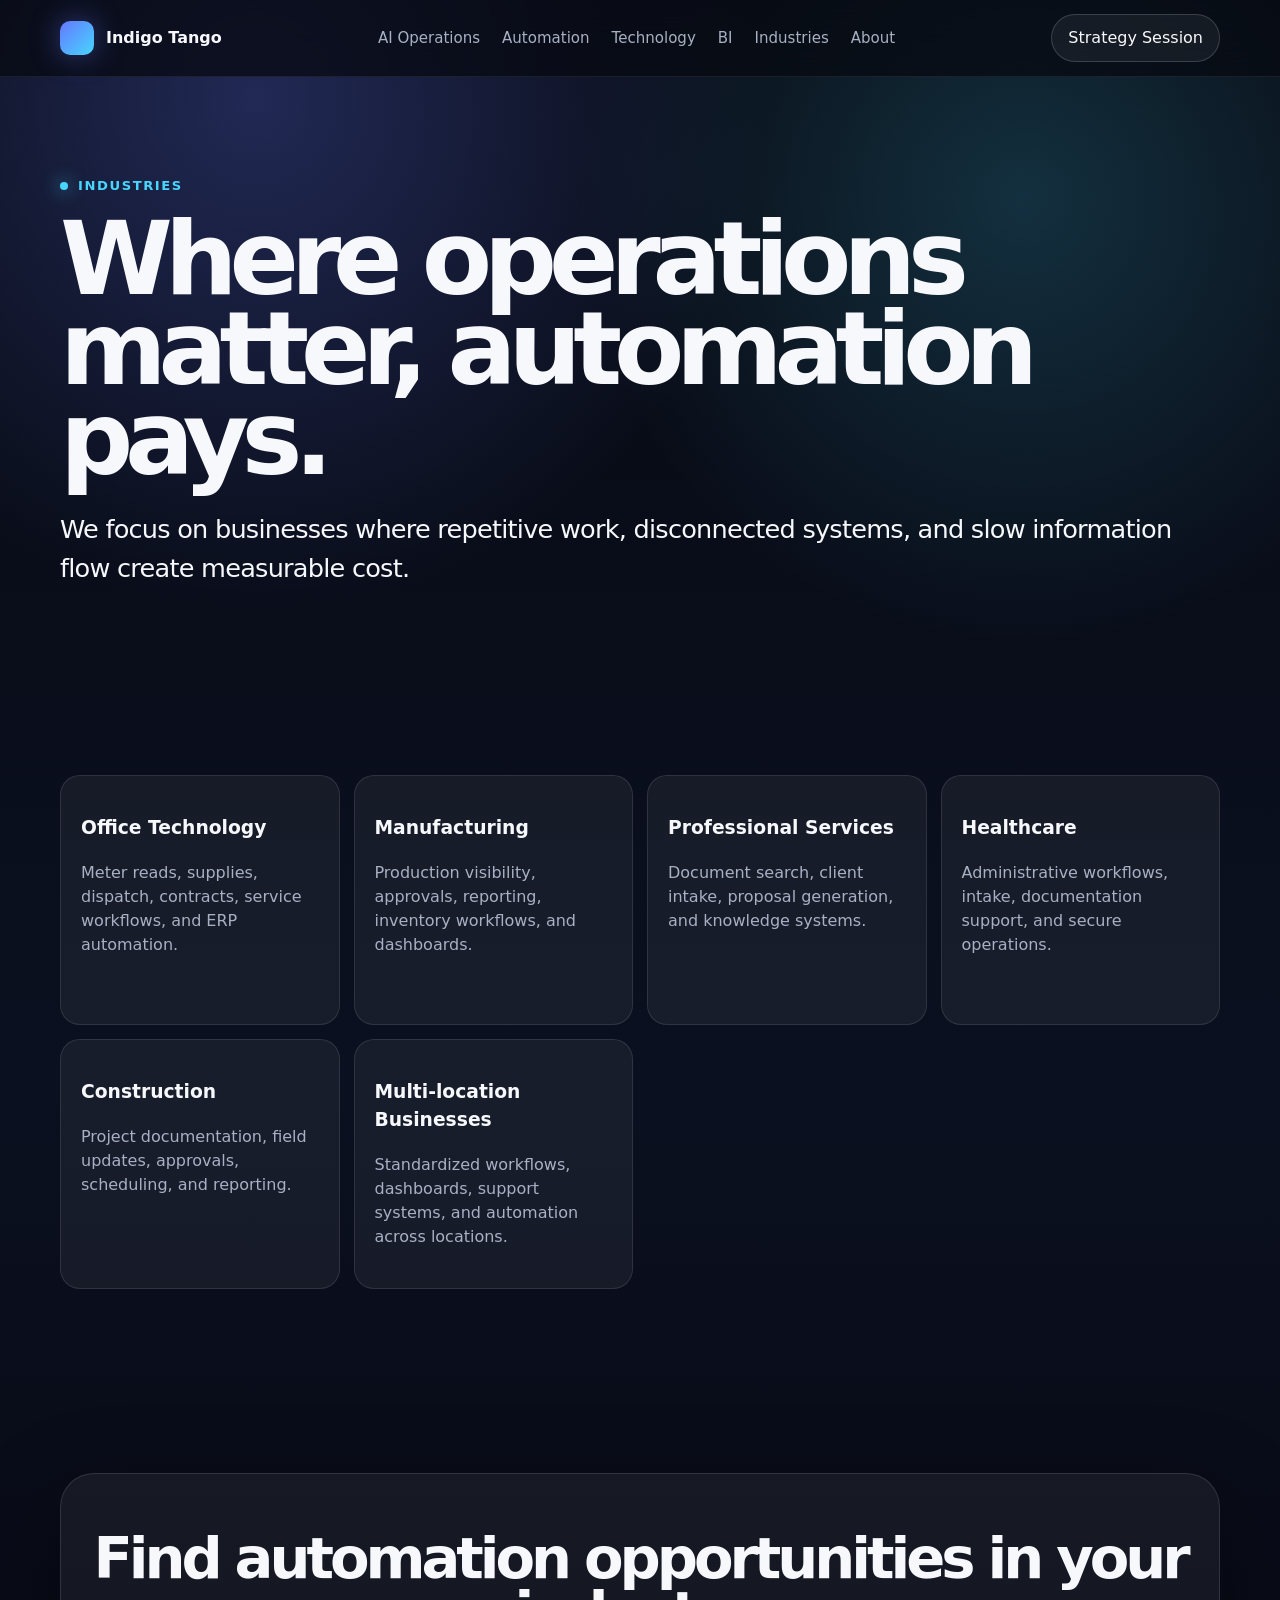
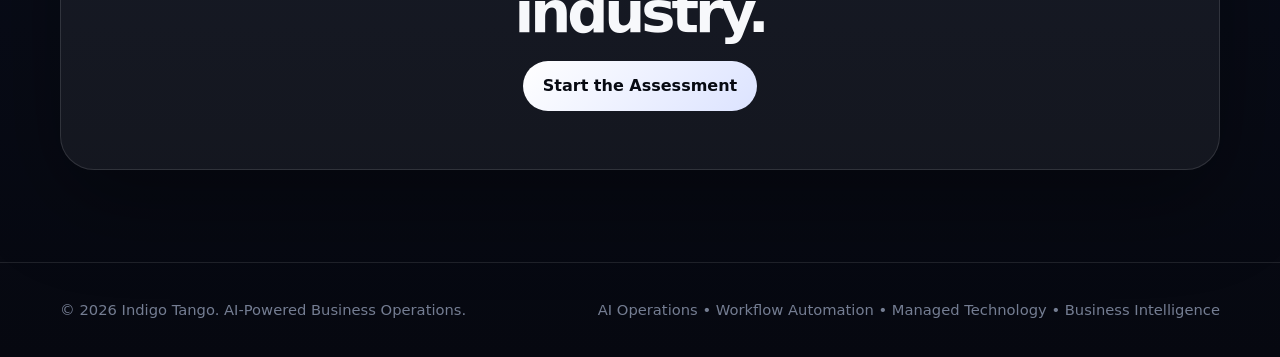
<file: industries.html>
<!doctype html><html lang="en"><head><meta charset="UTF-8"><meta name="viewport" content="width=device-width,initial-scale=1"><title>Industries | Indigo Tango</title><meta name="description" content="Industries Indigo Tango serves."><link rel="stylesheet" href="styles.css"></head><body>
<nav class="nav"><div class="container nav-inner"><a class="brand" href="index.html"><span class="mark"></span><span>Indigo Tango</span></a><div class="nav-links"><a href="ai-operations.html">AI Operations</a><a href="workflow-automation.html">Automation</a><a href="managed-technology.html">Technology</a><a href="business-intelligence.html">BI</a><a href="industries.html">Industries</a><a href="about.html">About</a></div><a class="nav-cta" href="contact.html">Strategy Session</a></div></nav><main><section class="hero"><div class="container"><div class="eyebrow">Industries</div><h1>Where operations matter, automation pays.</h1><p class="hero-subtitle">We focus on businesses where repetitive work, disconnected systems, and slow information flow create measurable cost.</p></div></section><section class="section"><div class="container"><div class="card-grid"><div class="card"><h3>Office Technology</h3><p>Meter reads, supplies, dispatch, contracts, service workflows, and ERP automation.</p></div><div class="card"><h3>Manufacturing</h3><p>Production visibility, approvals, reporting, inventory workflows, and dashboards.</p></div><div class="card"><h3>Professional Services</h3><p>Document search, client intake, proposal generation, and knowledge systems.</p></div><div class="card"><h3>Healthcare</h3><p>Administrative workflows, intake, documentation support, and secure operations.</p></div><div class="card"><h3>Construction</h3><p>Project documentation, field updates, approvals, scheduling, and reporting.</p></div><div class="card"><h3>Multi-location Businesses</h3><p>Standardized workflows, dashboards, support systems, and automation across locations.</p></div></div></div></section><section class="section"><div class="container"><div class="cta"><h2>Find automation opportunities in your industry.</h2><a class="btn btn-primary" href="contact.html">Start the Assessment</a></div></div></section></main><footer><div class="container footer-inner"><div>© 2026 Indigo Tango. AI-Powered Business Operations.</div><div>AI Operations • Workflow Automation • Managed Technology • Business Intelligence</div></div></footer></body></html>
</file>
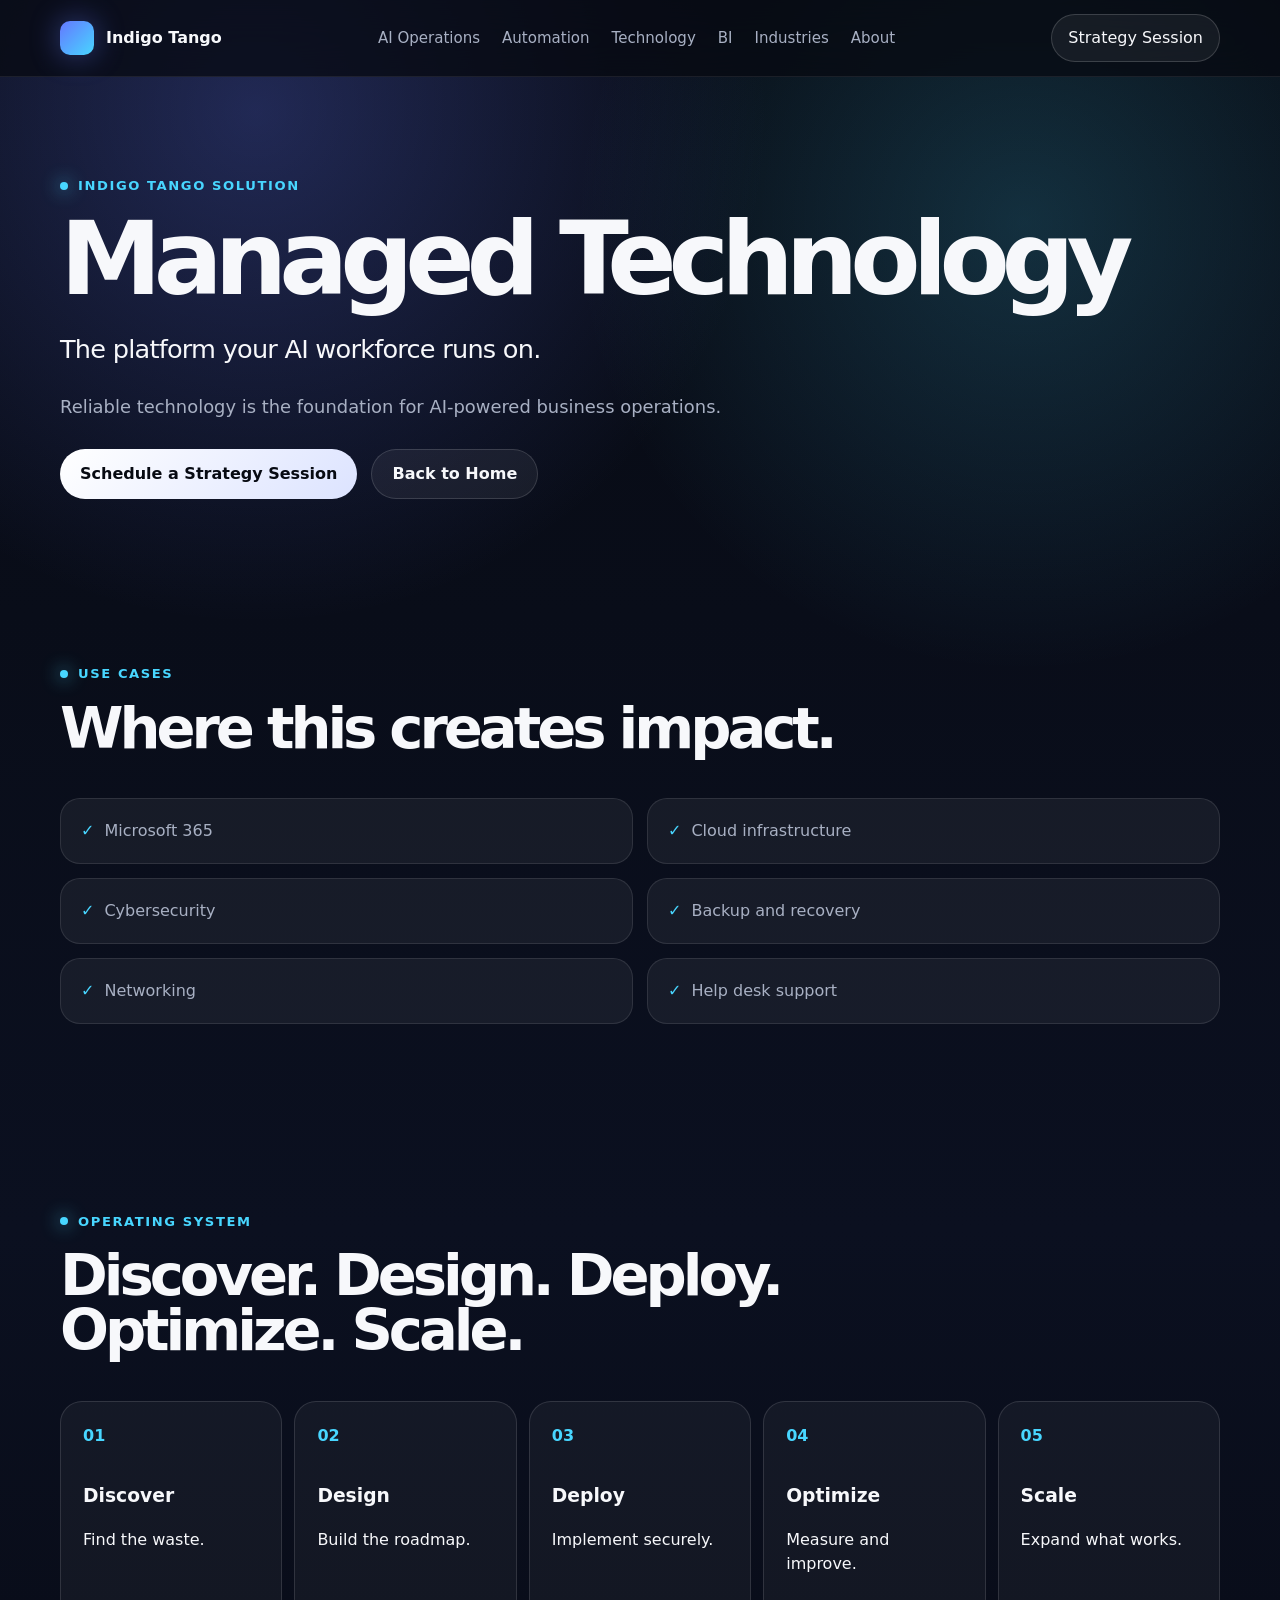
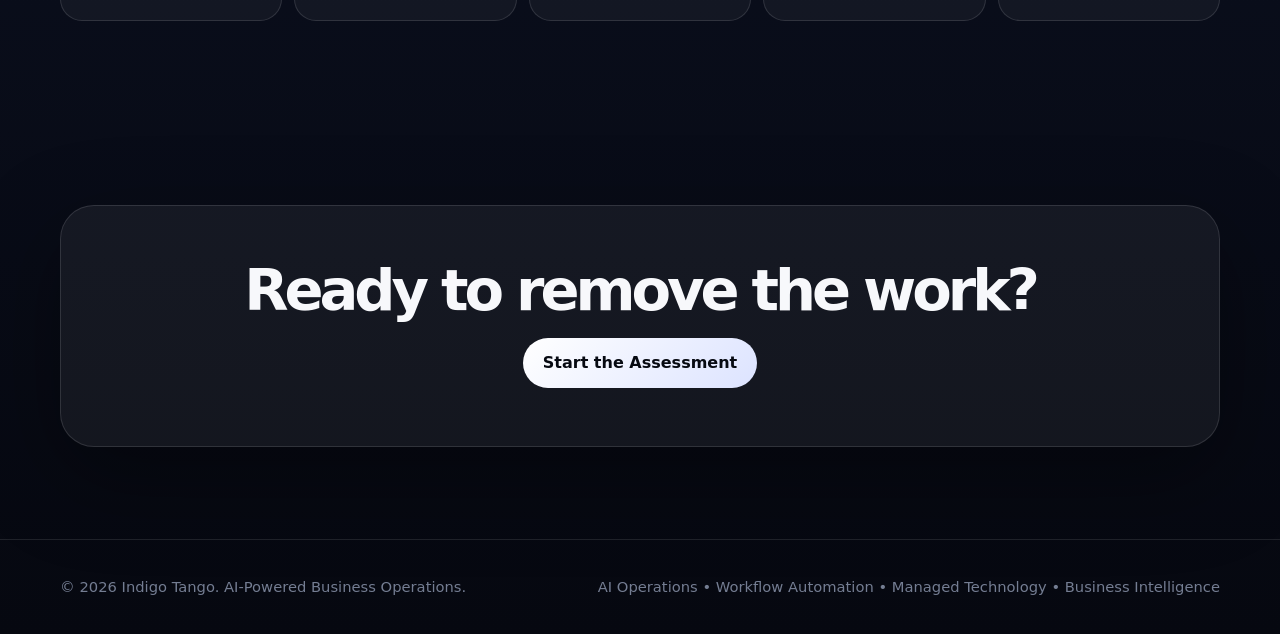
<file: managed-technology.html>
<!doctype html><html lang="en"><head><meta charset="UTF-8"><meta name="viewport" content="width=device-width,initial-scale=1"><title>Managed Technology | Indigo Tango</title><meta name="description" content="Reliable technology is the foundation for AI-powered business operations."><link rel="stylesheet" href="styles.css"></head><body>
<nav class="nav"><div class="container nav-inner"><a class="brand" href="index.html"><span class="mark"></span><span>Indigo Tango</span></a><div class="nav-links"><a href="ai-operations.html">AI Operations</a><a href="workflow-automation.html">Automation</a><a href="managed-technology.html">Technology</a><a href="business-intelligence.html">BI</a><a href="industries.html">Industries</a><a href="about.html">About</a></div><a class="nav-cta" href="contact.html">Strategy Session</a></div></nav><main><section class="hero"><div class="container"><div class="eyebrow">Indigo Tango Solution</div><h1>Managed Technology</h1><p class="hero-subtitle">The platform your AI workforce runs on.</p><p class="hero-copy">Reliable technology is the foundation for AI-powered business operations.</p><div class="actions"><a class="btn btn-primary" href="contact.html">Schedule a Strategy Session</a><a class="btn btn-secondary" href="index.html">Back to Home</a></div></div></section><section class="section"><div class="container"><div class="section-header"><div class="eyebrow">Use Cases</div><h2>Where this creates impact.</h2></div><div class="list-grid"><div class="problem">Microsoft 365</div><div class="problem">Cloud infrastructure</div><div class="problem">Cybersecurity</div><div class="problem">Backup and recovery</div><div class="problem">Networking</div><div class="problem">Help desk support</div></div></div></section><section class="section"><div class="container"><div class="section-header"><div class="eyebrow">Operating System</div><h2>Discover. Design. Deploy. Optimize. Scale.</h2></div><div class="itos"><div class="itos-step"><h3>Discover</h3><p>Find the waste.</p></div><div class="itos-step"><h3>Design</h3><p>Build the roadmap.</p></div><div class="itos-step"><h3>Deploy</h3><p>Implement securely.</p></div><div class="itos-step"><h3>Optimize</h3><p>Measure and improve.</p></div><div class="itos-step"><h3>Scale</h3><p>Expand what works.</p></div></div></div></section><section class="section"><div class="container"><div class="cta"><h2>Ready to remove the work?</h2><a class="btn btn-primary" href="contact.html">Start the Assessment</a></div></div></section></main><footer><div class="container footer-inner"><div>© 2026 Indigo Tango. AI-Powered Business Operations.</div><div>AI Operations • Workflow Automation • Managed Technology • Business Intelligence</div></div></footer></body></html>
</file>
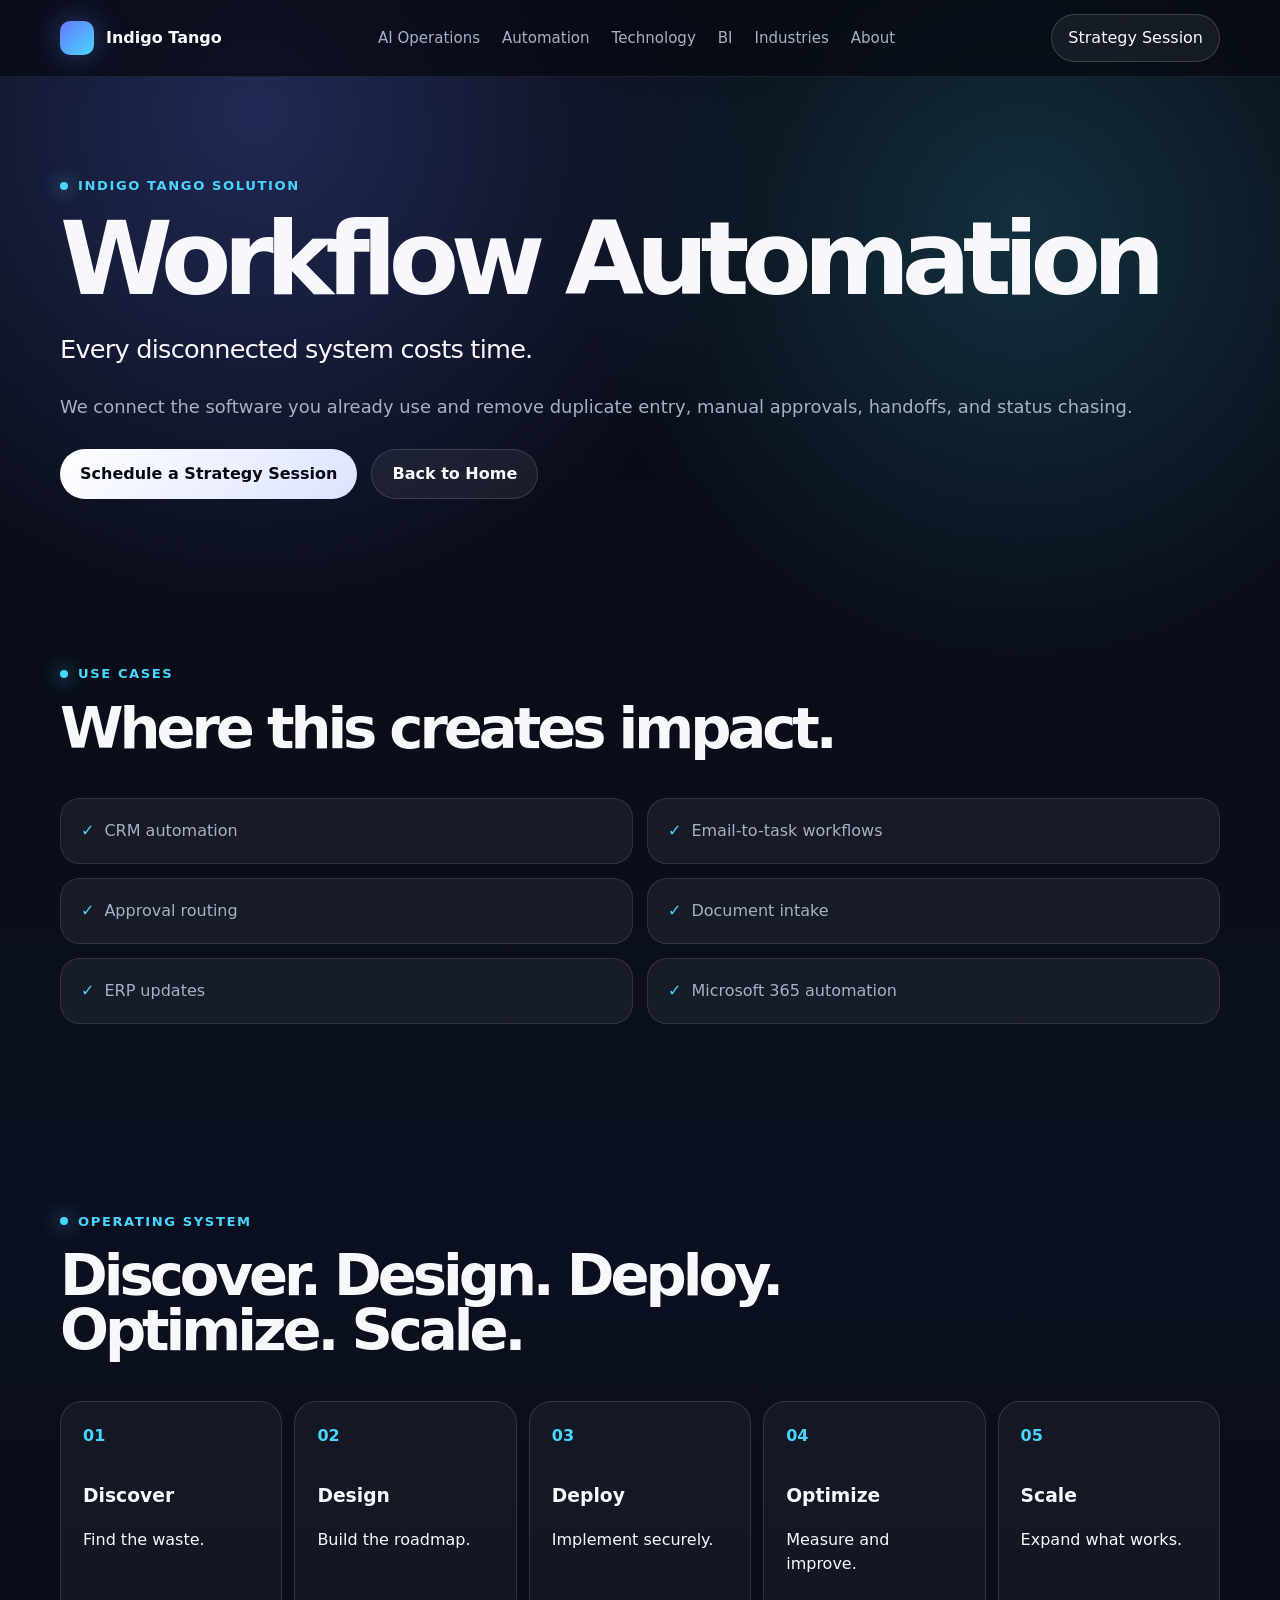
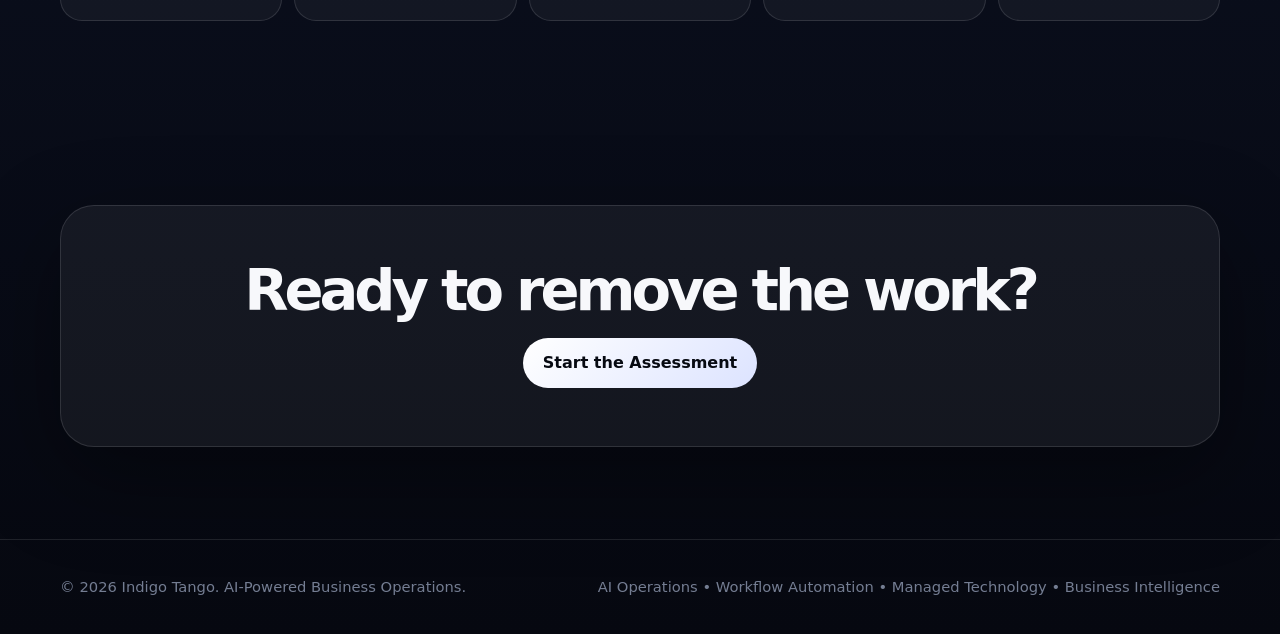
<file: workflow-automation.html>
<!doctype html><html lang="en"><head><meta charset="UTF-8"><meta name="viewport" content="width=device-width,initial-scale=1"><title>Workflow Automation | Indigo Tango</title><meta name="description" content="We connect the software you already use and remove duplicate entry, manual approvals, handoffs, and status chasing."><link rel="stylesheet" href="styles.css"></head><body>
<nav class="nav"><div class="container nav-inner"><a class="brand" href="index.html"><span class="mark"></span><span>Indigo Tango</span></a><div class="nav-links"><a href="ai-operations.html">AI Operations</a><a href="workflow-automation.html">Automation</a><a href="managed-technology.html">Technology</a><a href="business-intelligence.html">BI</a><a href="industries.html">Industries</a><a href="about.html">About</a></div><a class="nav-cta" href="contact.html">Strategy Session</a></div></nav><main><section class="hero"><div class="container"><div class="eyebrow">Indigo Tango Solution</div><h1>Workflow Automation</h1><p class="hero-subtitle">Every disconnected system costs time.</p><p class="hero-copy">We connect the software you already use and remove duplicate entry, manual approvals, handoffs, and status chasing.</p><div class="actions"><a class="btn btn-primary" href="contact.html">Schedule a Strategy Session</a><a class="btn btn-secondary" href="index.html">Back to Home</a></div></div></section><section class="section"><div class="container"><div class="section-header"><div class="eyebrow">Use Cases</div><h2>Where this creates impact.</h2></div><div class="list-grid"><div class="problem">CRM automation</div><div class="problem">Email-to-task workflows</div><div class="problem">Approval routing</div><div class="problem">Document intake</div><div class="problem">ERP updates</div><div class="problem">Microsoft 365 automation</div></div></div></section><section class="section"><div class="container"><div class="section-header"><div class="eyebrow">Operating System</div><h2>Discover. Design. Deploy. Optimize. Scale.</h2></div><div class="itos"><div class="itos-step"><h3>Discover</h3><p>Find the waste.</p></div><div class="itos-step"><h3>Design</h3><p>Build the roadmap.</p></div><div class="itos-step"><h3>Deploy</h3><p>Implement securely.</p></div><div class="itos-step"><h3>Optimize</h3><p>Measure and improve.</p></div><div class="itos-step"><h3>Scale</h3><p>Expand what works.</p></div></div></div></section><section class="section"><div class="container"><div class="cta"><h2>Ready to remove the work?</h2><a class="btn btn-primary" href="contact.html">Start the Assessment</a></div></div></section></main><footer><div class="container footer-inner"><div>© 2026 Indigo Tango. AI-Powered Business Operations.</div><div>AI Operations • Workflow Automation • Managed Technology • Business Intelligence</div></div></footer></body></html>
</file>
<file: styles.css>
:root{--bg:#070A12;--card:rgba(255,255,255,.06);--border:rgba(255,255,255,.12);--text:#F7F8FB;--muted:#A8B0C3;--muted2:#747D92;--cyan:#48D6FF;--indigo:#6478FF}
*{box-sizing:border-box}body{margin:0;font-family:Inter,system-ui,-apple-system,Segoe UI,sans-serif;background:radial-gradient(circle at 20% 5%,rgba(100,120,255,.28),transparent 32rem),radial-gradient(circle at 80% 10%,rgba(72,214,255,.18),transparent 28rem),linear-gradient(180deg,#070A12,#0B1020 55%,#060810);color:var(--text);line-height:1.5}a{color:inherit;text-decoration:none}.container{width:min(1160px,calc(100% - 40px));margin:auto}.nav{position:sticky;top:0;z-index:10;background:rgba(7,10,18,.75);backdrop-filter:blur(18px);border-bottom:1px solid rgba(255,255,255,.08)}.nav-inner{height:76px;display:flex;align-items:center;justify-content:space-between}.brand{display:flex;align-items:center;gap:12px;font-weight:800}.mark{width:34px;height:34px;border-radius:10px;background:linear-gradient(135deg,var(--indigo),var(--cyan));box-shadow:0 0 30px rgba(100,120,255,.45)}.nav-links{display:flex;gap:22px;color:var(--muted);font-size:.94rem}.nav-links a:hover{color:white}.nav-cta{padding:11px 16px;border:1px solid rgba(255,255,255,.16);border-radius:999px;background:rgba(255,255,255,.06)}.hero{padding:96px 0 70px}.hero-grid,.split,.contact-layout{display:grid;grid-template-columns:1.05fr .95fr;gap:56px;align-items:start}.eyebrow{display:inline-flex;align-items:center;gap:10px;color:var(--cyan);font-size:.82rem;font-weight:800;letter-spacing:.12em;text-transform:uppercase;margin-bottom:18px}.eyebrow:before{content:"";width:8px;height:8px;border-radius:999px;background:var(--cyan);box-shadow:0 0 18px var(--cyan)}h1{font-size:clamp(3.2rem,8vw,7.4rem);line-height:.88;letter-spacing:-.08em;margin:0 0 26px}h2{font-size:clamp(2.3rem,4.5vw,4.7rem);line-height:.95;letter-spacing:-.07em;margin:0 0 20px}.hero-subtitle{font-size:clamp(1.25rem,2vw,1.65rem);letter-spacing:-.03em}.hero-copy,.large-copy,.section-header p,.statement{color:var(--muted);font-size:1.12rem}.actions{display:flex;flex-wrap:wrap;gap:14px;margin-top:28px}.btn{display:inline-flex;align-items:center;justify-content:center;min-height:50px;padding:0 20px;border-radius:999px;font-weight:800;border:0;cursor:pointer}.btn-primary{background:linear-gradient(135deg,#fff,#DCE3FF);color:#070A12}.btn-secondary{background:rgba(255,255,255,.06);border:1px solid rgba(255,255,255,.14)}.visual,.contact-form,.contact-side,.cta{border:1px solid var(--border);border-radius:34px;background:rgba(255,255,255,.055);box-shadow:0 30px 90px rgba(0,0,0,.35)}.visual{min-height:520px;padding:22px}.dashboard{height:100%;border-radius:24px;background:rgba(5,8,16,.8);border:1px solid rgba(255,255,255,.10);padding:22px}.dashboard-top{display:flex;justify-content:space-between;color:var(--muted);margin-bottom:22px}.dots{display:flex;gap:7px}.dot{width:9px;height:9px;border-radius:999px;background:rgba(255,255,255,.25)}.metric-grid,.card-grid,.trust-grid,.list-grid,.check-grid,.form-grid{display:grid;gap:14px}.metric-grid{grid-template-columns:repeat(2,1fr)}.card-grid,.trust-grid{grid-template-columns:repeat(4,1fr)}.form-grid,.check-grid,.list-grid{grid-template-columns:repeat(2,1fr)}.metric,.flow-card,.card,.trust-item,.problem,.side-card{border:1px solid rgba(255,255,255,.10);background:rgba(255,255,255,.055);border-radius:20px;padding:20px}.metric small{display:block;color:var(--muted2);text-transform:uppercase;font-weight:800;font-size:.7rem}.metric strong{font-size:2rem}.flow{display:grid;gap:12px;margin-top:16px}.flow-card{display:flex;justify-content:space-between}.pill{background:linear-gradient(135deg,var(--cyan),#B8F1FF);color:#08101A;border-radius:999px;padding:5px 9px;font-size:.72rem;font-weight:900}.trust{padding:22px 0 70px}.trust-item{color:var(--muted);font-weight:700;min-height:84px;display:flex;align-items:center}.section{padding:92px 0}.section-header{max-width:780px;margin-bottom:42px}.statement{border-left:2px solid var(--cyan);padding-left:24px}.card{min-height:250px;transition:.2s}.card:hover{transform:translateY(-4px);border-color:rgba(72,214,255,.38)}.card p,.problem,.side-card,.form-note{color:var(--muted)}.problem:before{content:"✓";color:var(--cyan);margin-right:10px}.itos{display:grid;grid-template-columns:repeat(5,1fr);gap:12px;counter-reset:s}.itos-step{counter-increment:s;border:1px solid var(--border);border-radius:22px;padding:22px;background:rgba(255,255,255,.045);min-height:220px}.itos-step:before{content:"0" counter(s);color:var(--cyan);display:block;font-weight:900;margin-bottom:34px}.quote-section{text-align:center;padding:110px 0}.quote{font-size:clamp(2.2rem,5vw,5.2rem);line-height:.95;letter-spacing:-.07em}.cta{text-align:center;padding:58px 28px}.contact-layout{grid-template-columns:1.15fr .85fr}.contact-form,.contact-side{padding:28px}label{color:var(--muted);font-weight:800;font-size:.86rem}input,select,textarea{width:100%;border:1px solid rgba(255,255,255,.12);background:rgba(5,8,16,.72);color:var(--text);border-radius:14px;padding:13px 14px;font:inherit}textarea{min-height:132px}.field{display:grid;gap:8px}.field.full{grid-column:1/-1}.check{display:flex;align-items:center;gap:10px;border:1px solid rgba(255,255,255,.10);border-radius:14px;padding:12px;color:var(--muted);font-weight:700}.check input{width:auto}.submit-row{display:flex;flex-wrap:wrap;gap:14px;align-items:center;justify-content:space-between;border-top:1px solid rgba(255,255,255,.10);padding-top:22px}footer{border-top:1px solid rgba(255,255,255,.10);padding:36px 0;color:var(--muted2);font-size:.92rem}.footer-inner{display:flex;justify-content:space-between;gap:24px;flex-wrap:wrap}@media(max-width:980px){.hero-grid,.split,.contact-layout{grid-template-columns:1fr}.card-grid,.trust-grid{grid-template-columns:repeat(2,1fr)}.itos{grid-template-columns:1fr}.nav-links{display:none}}@media(max-width:620px){.container{width:min(100% - 28px,1160px)}.card-grid,.trust-grid,.metric-grid,.form-grid,.check-grid,.list-grid{grid-template-columns:1fr}h1{font-size:4.1rem}.nav-cta{display:none}}
</file>
